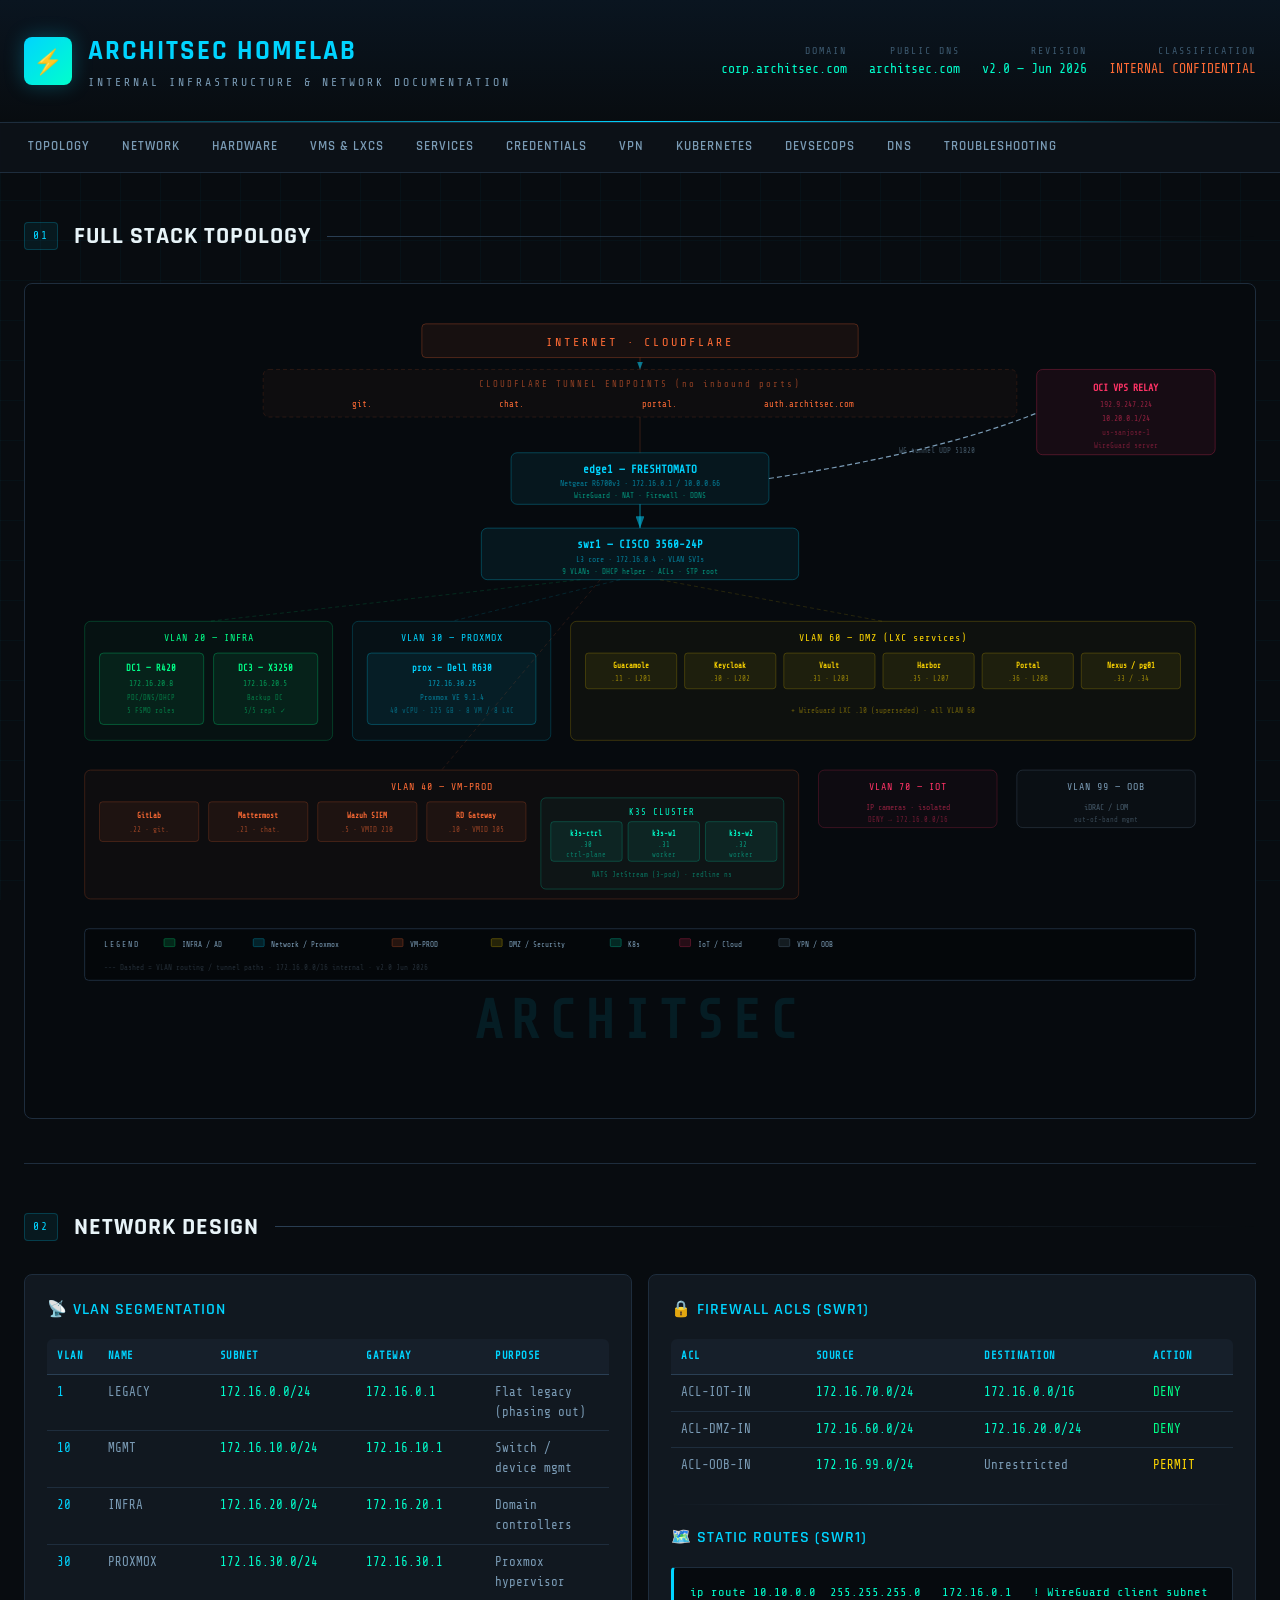
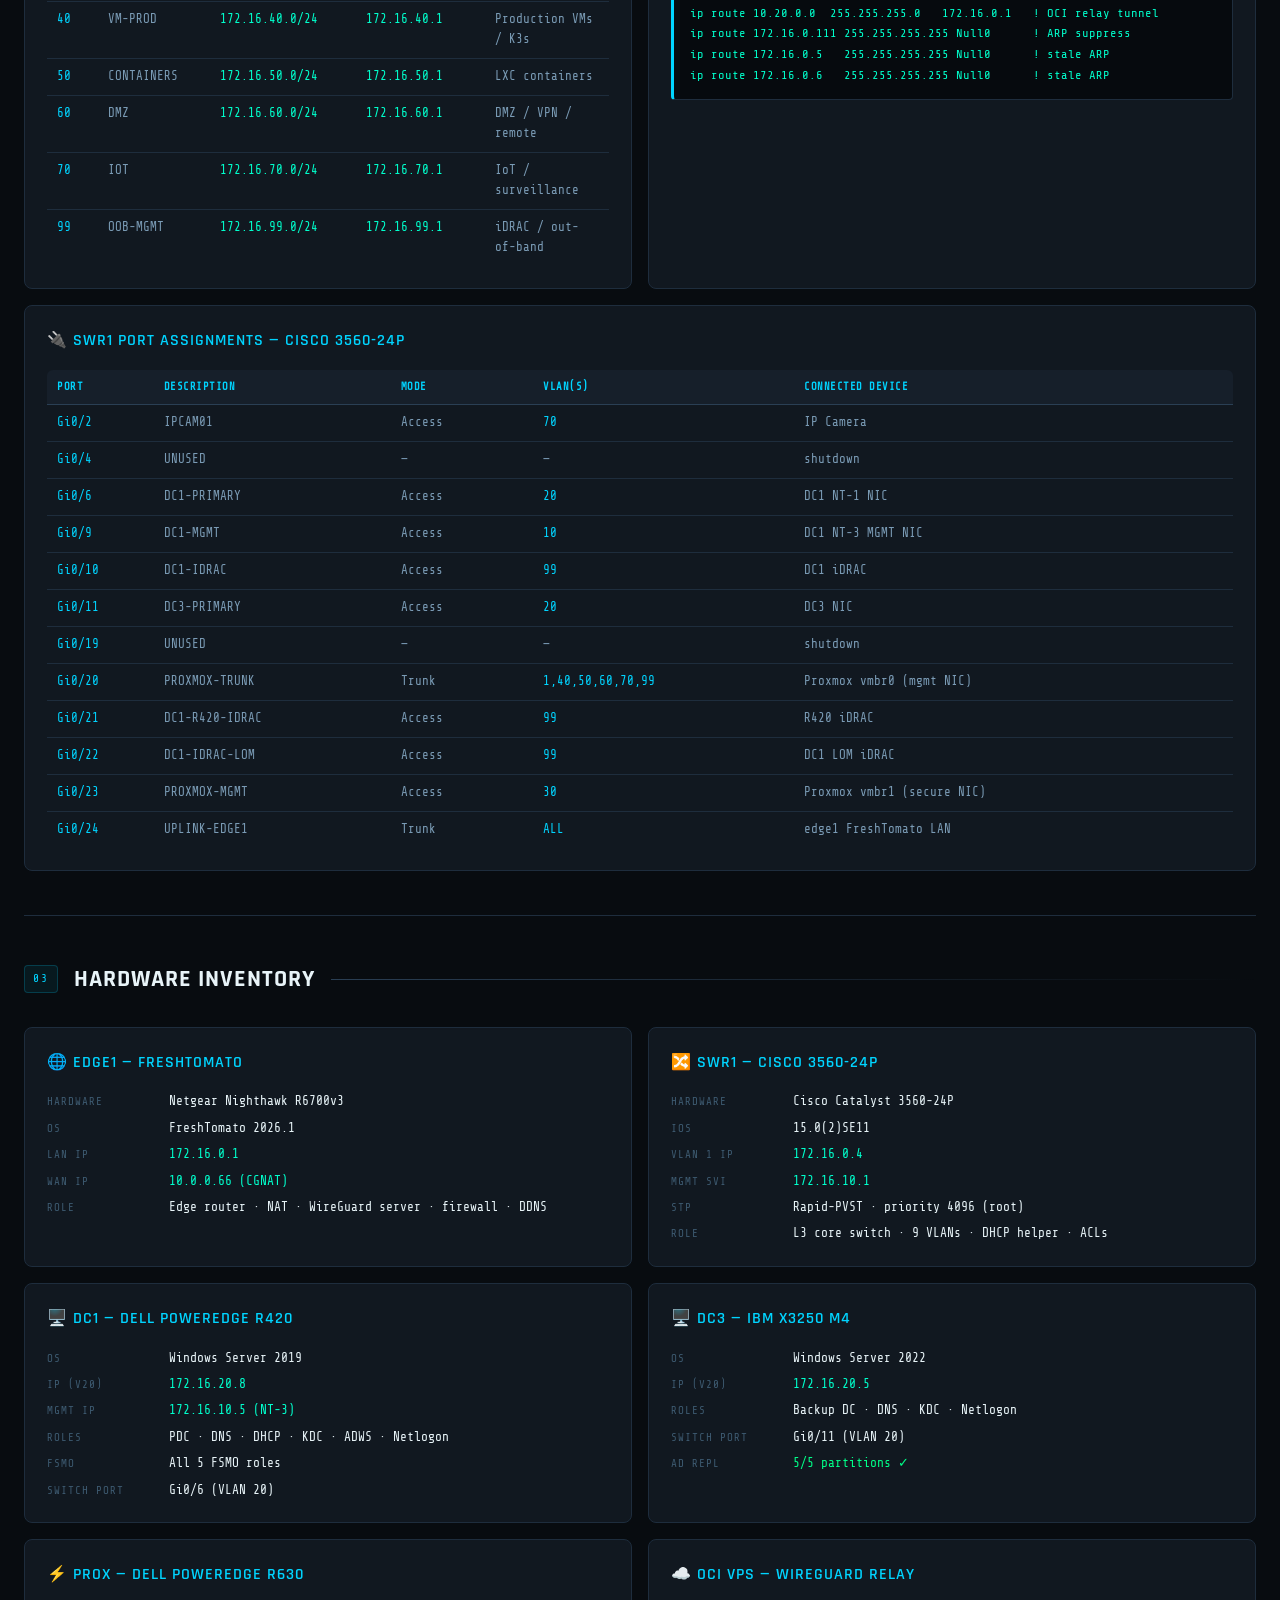
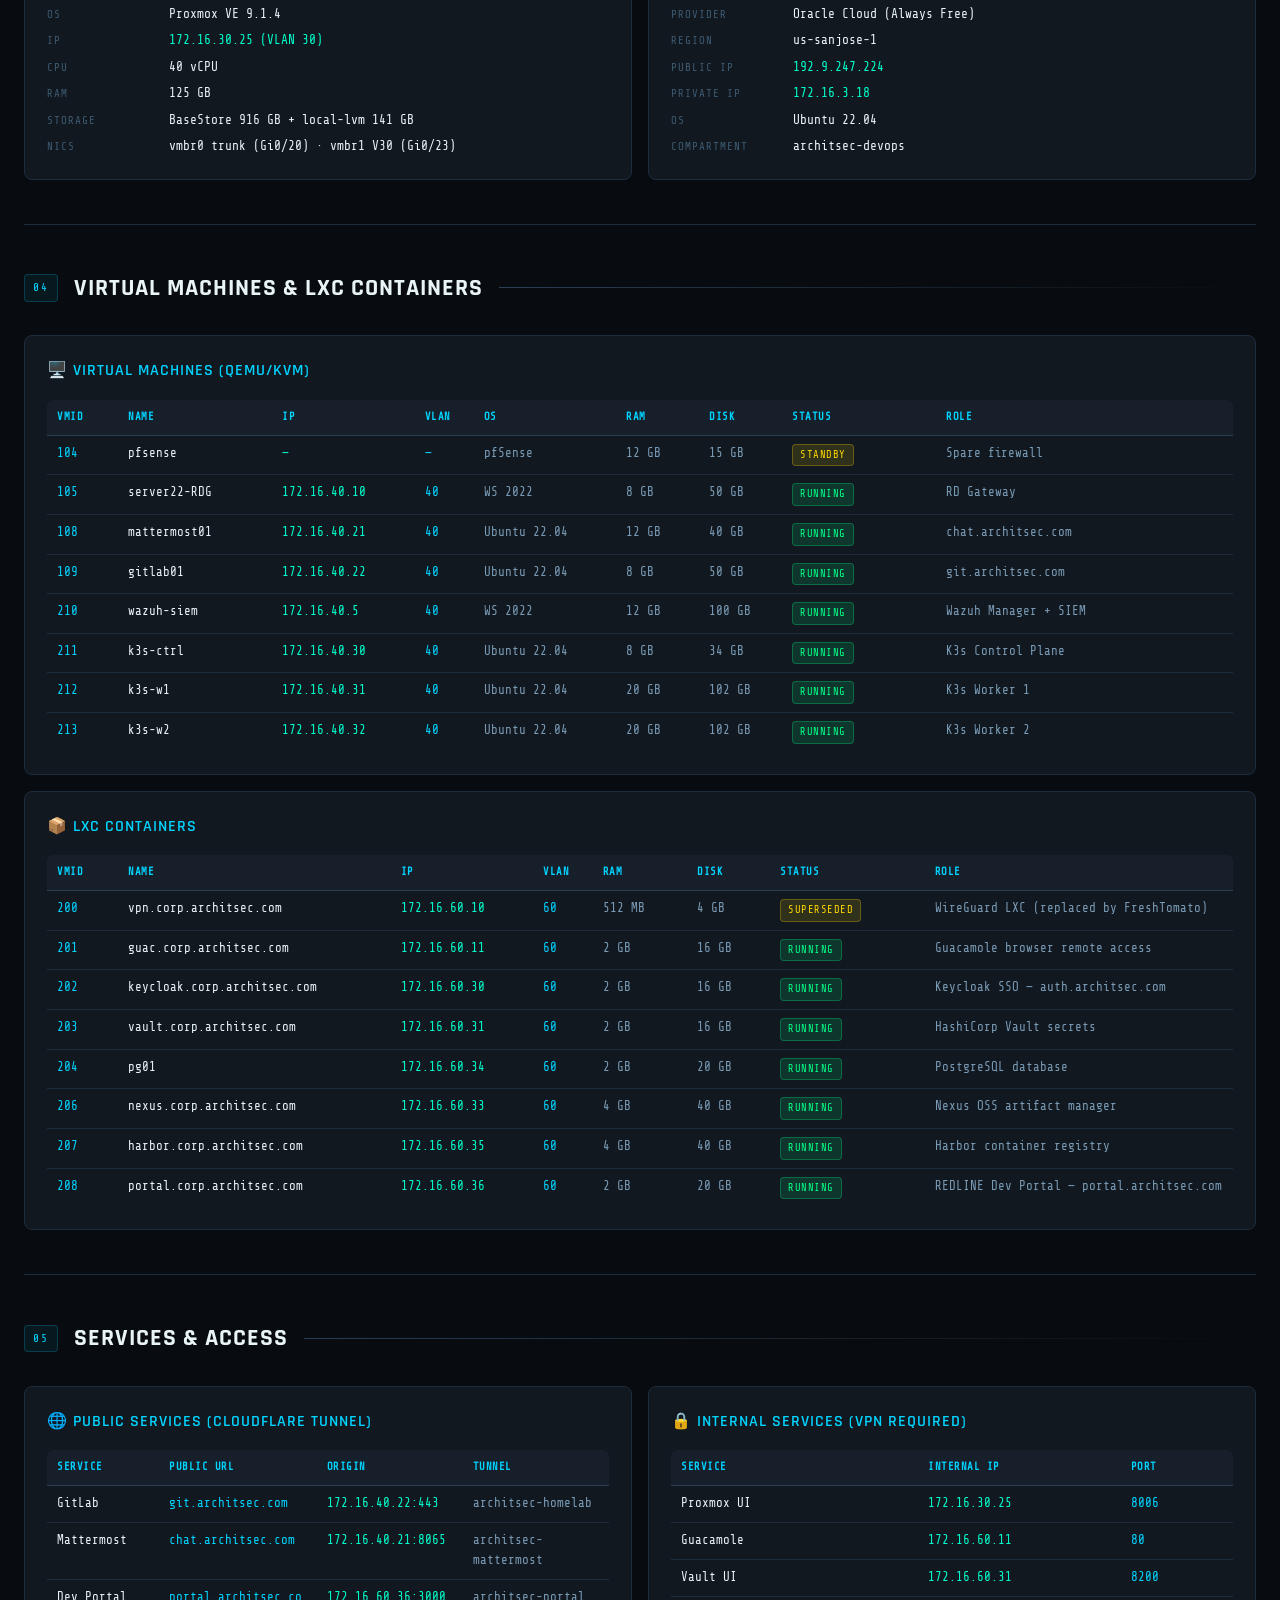
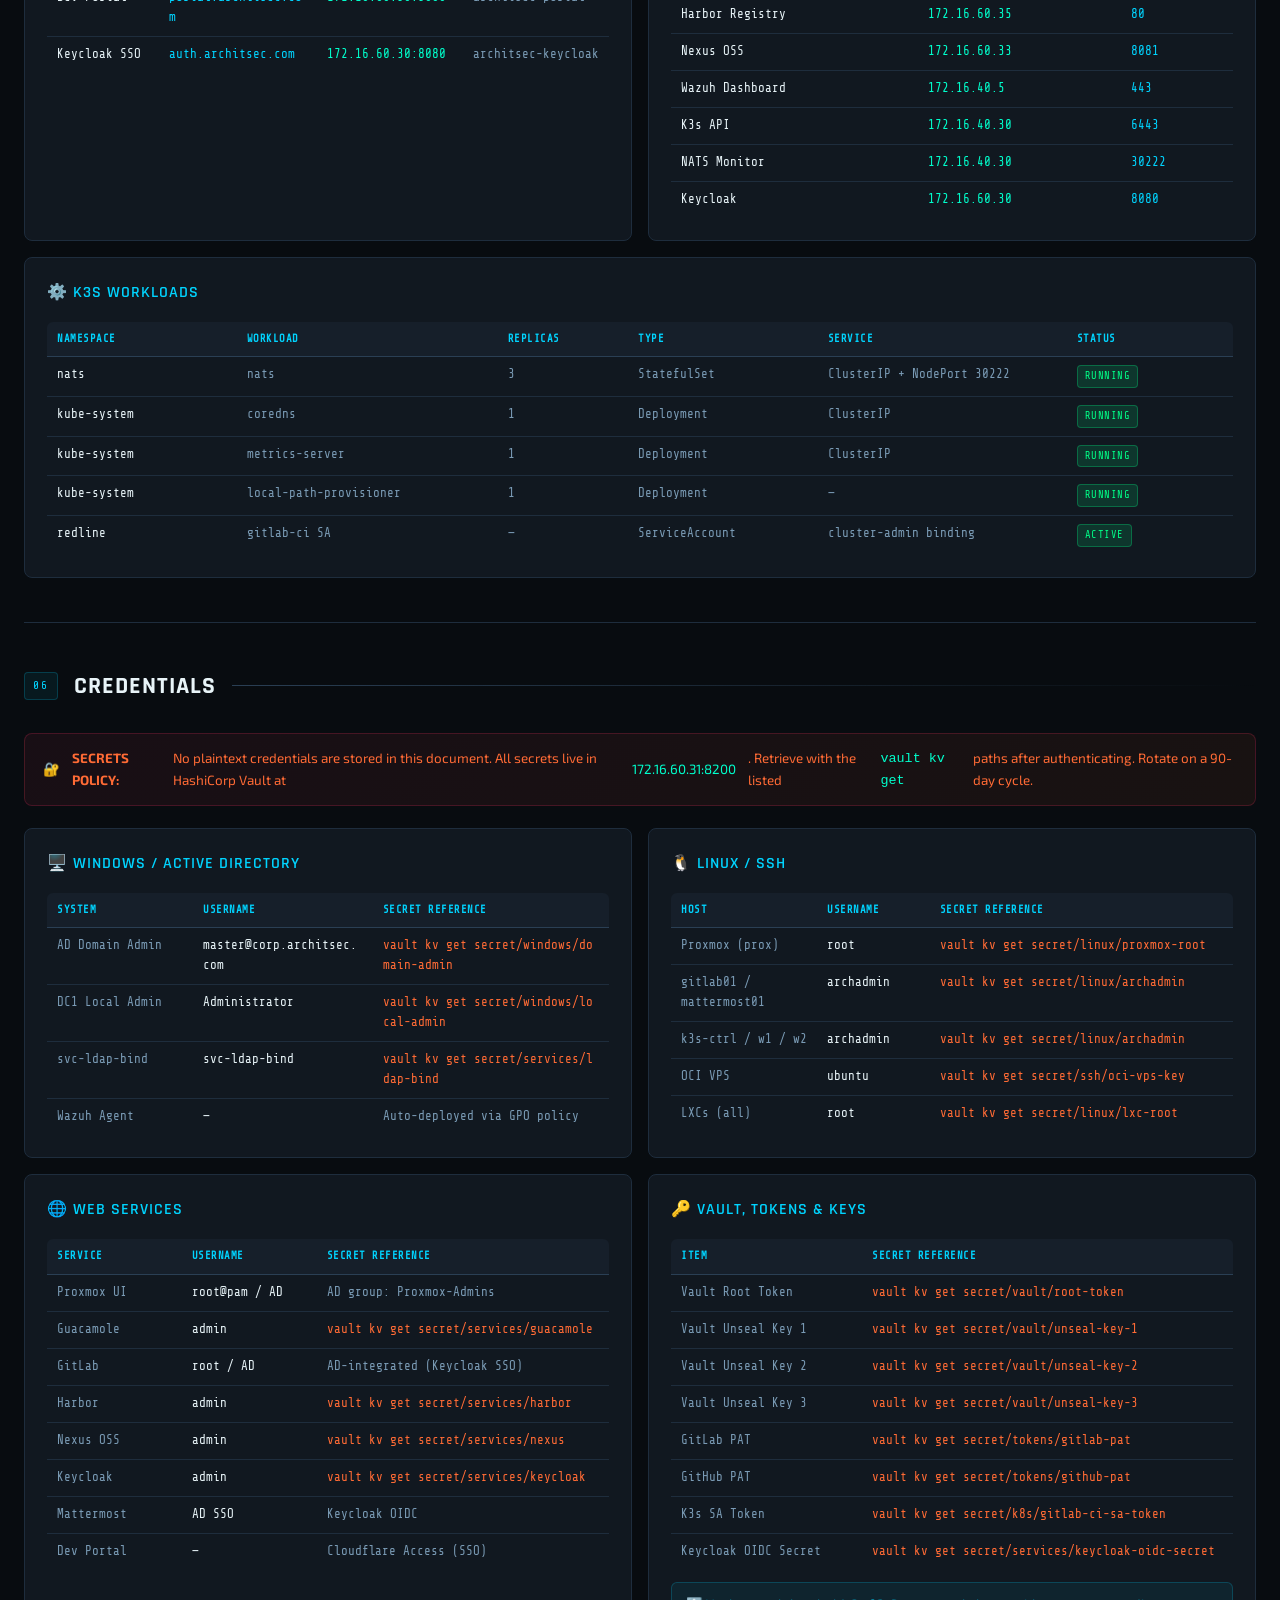
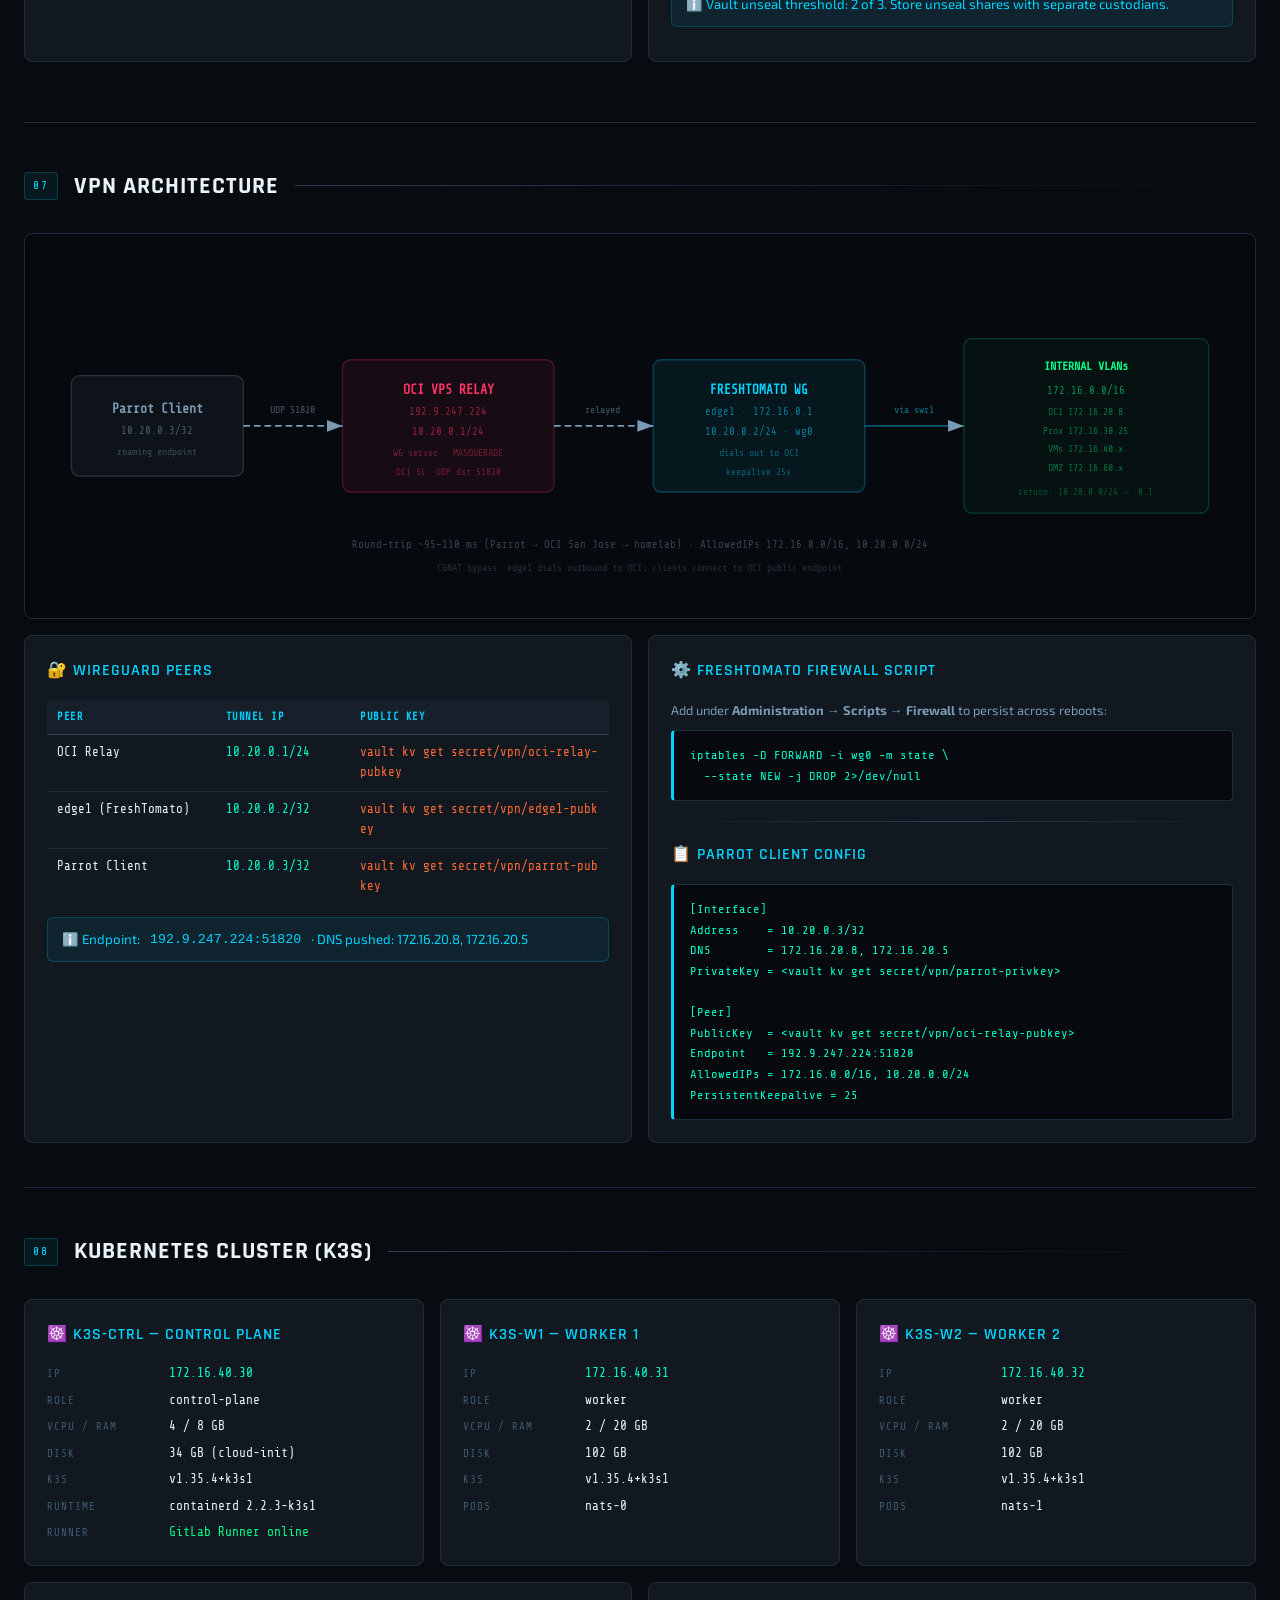
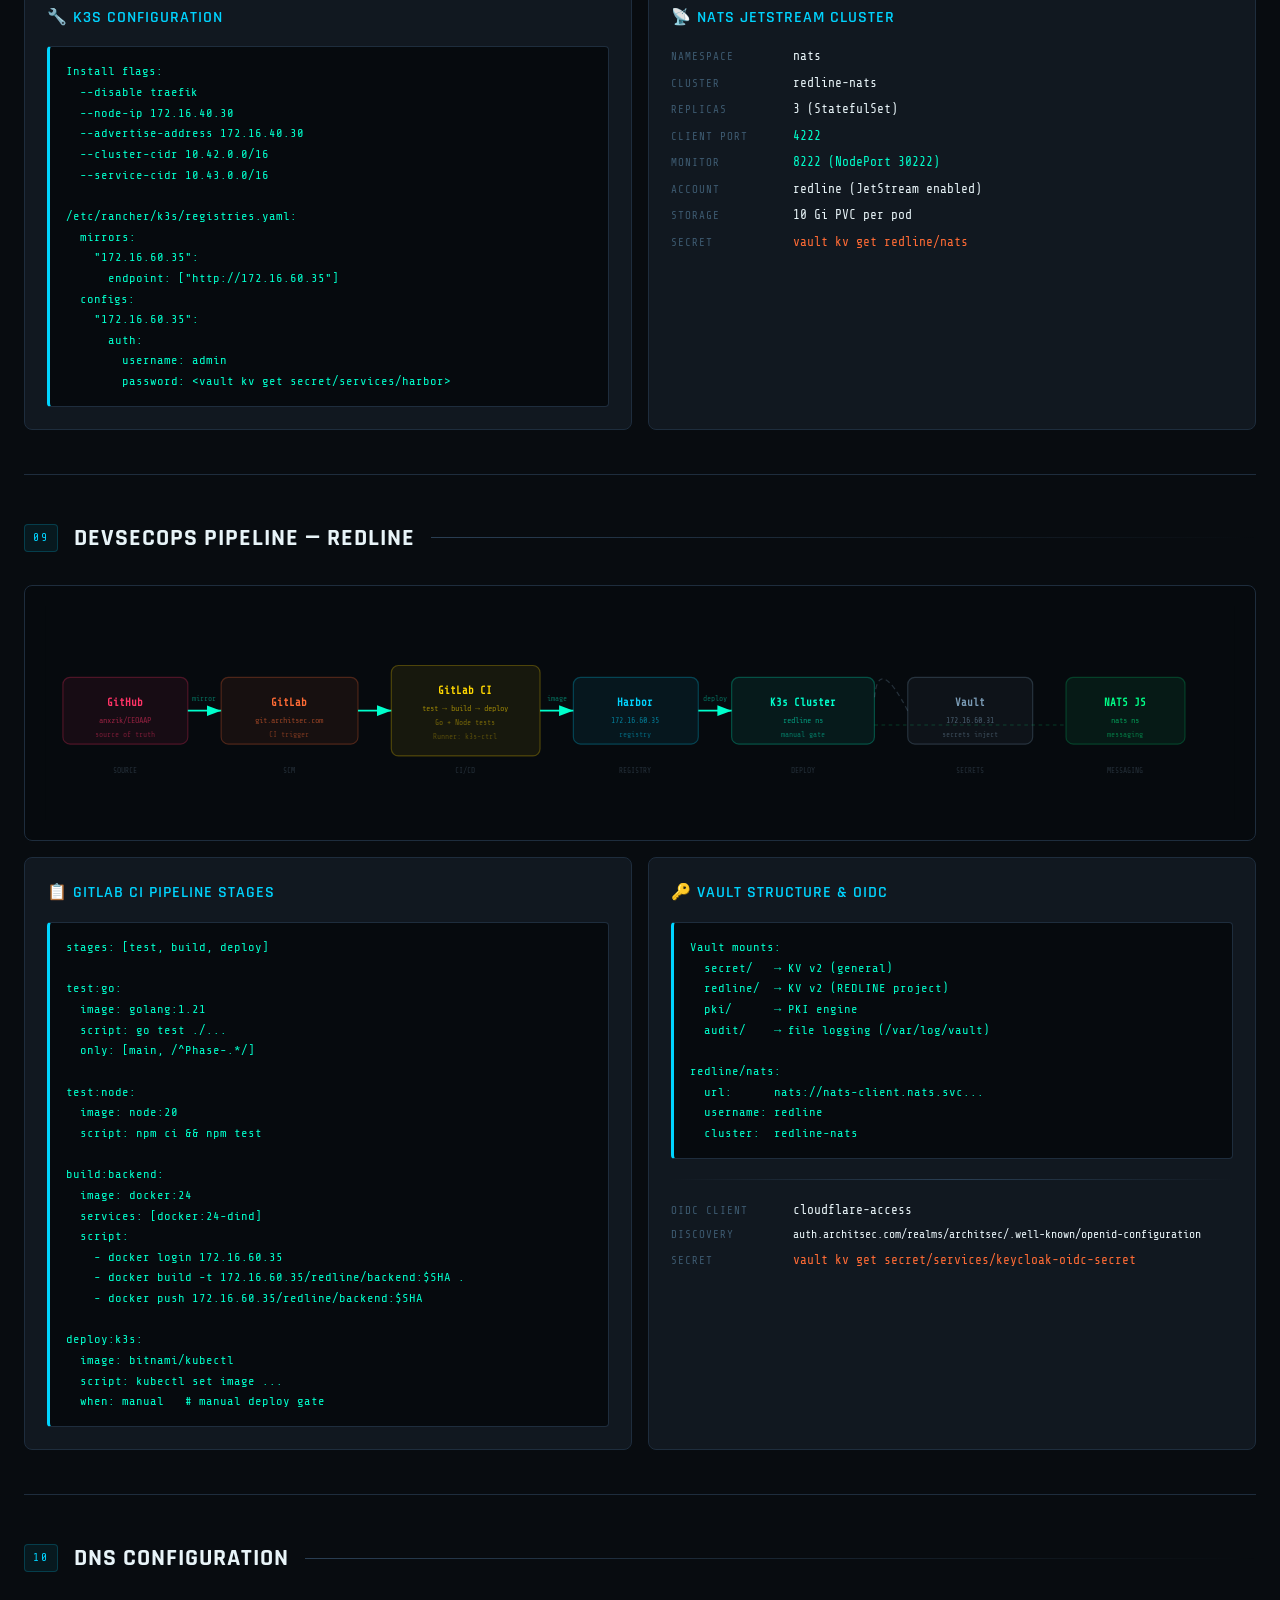
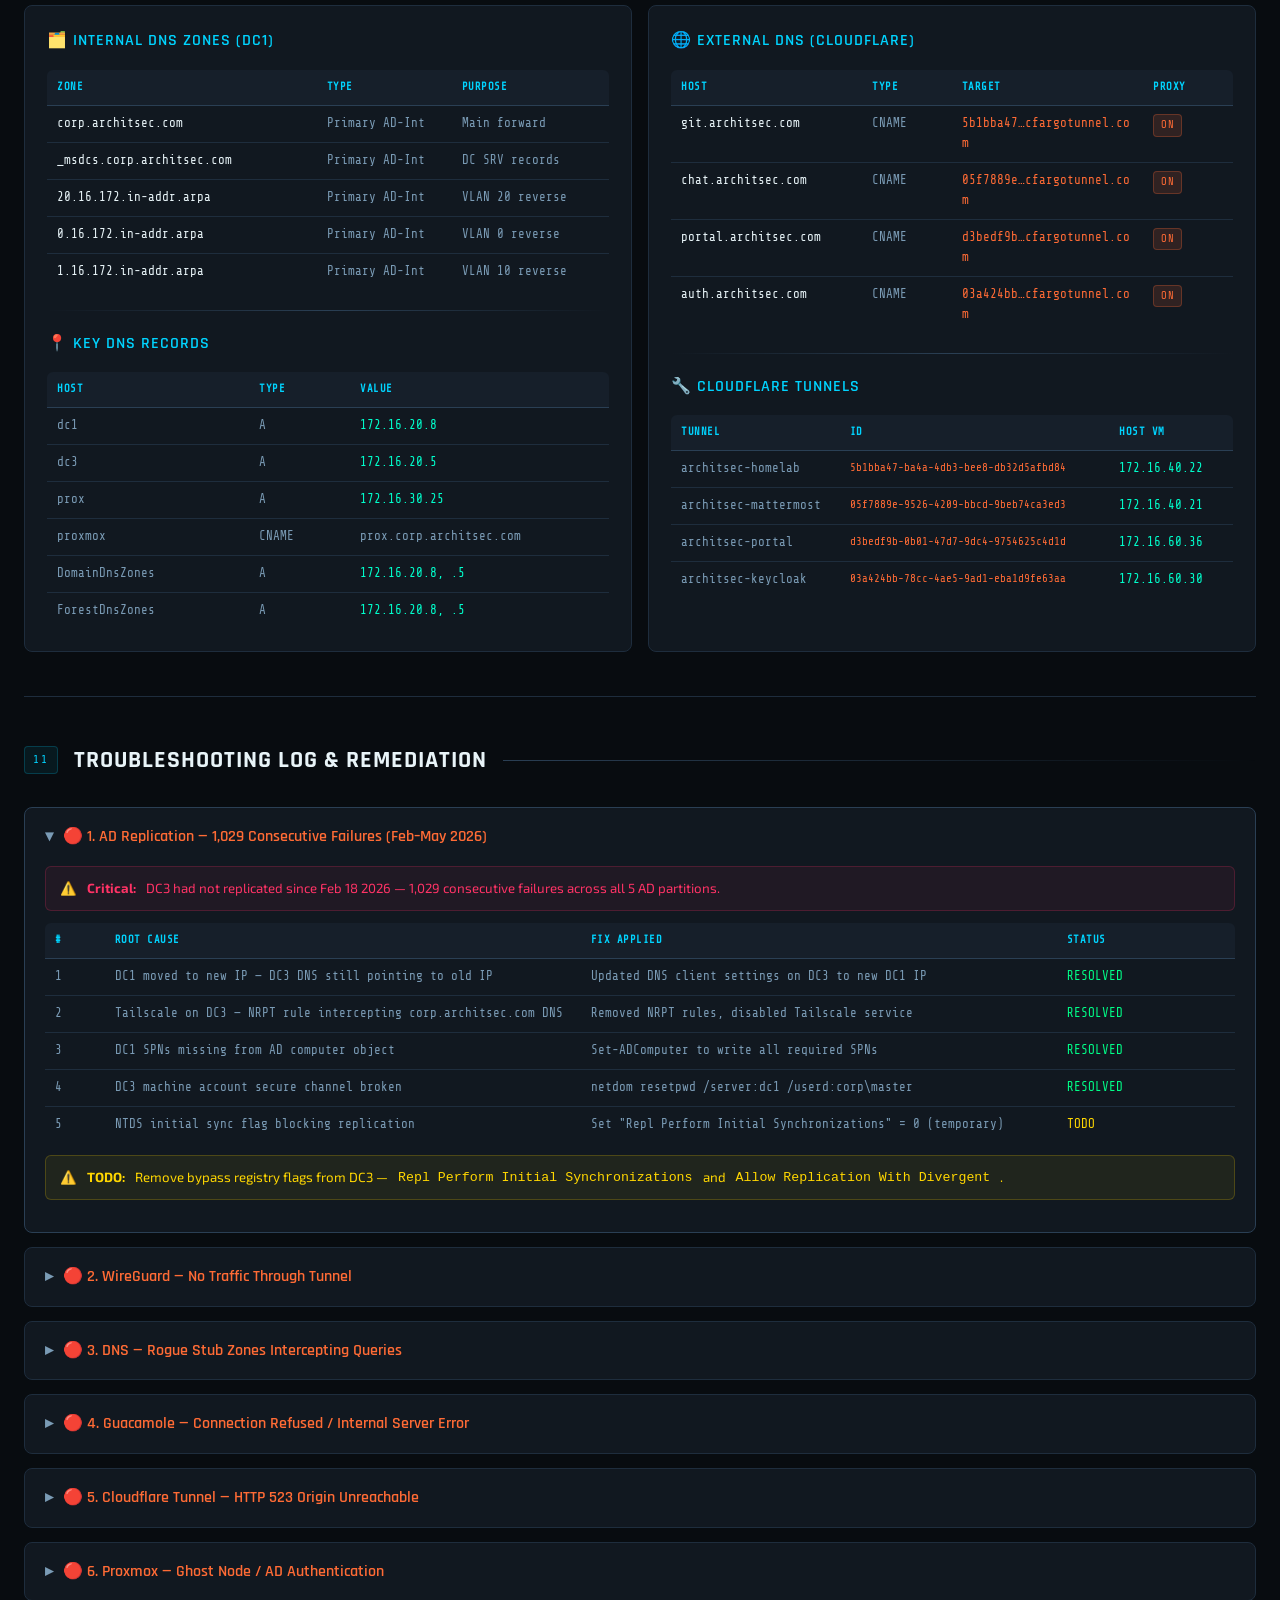
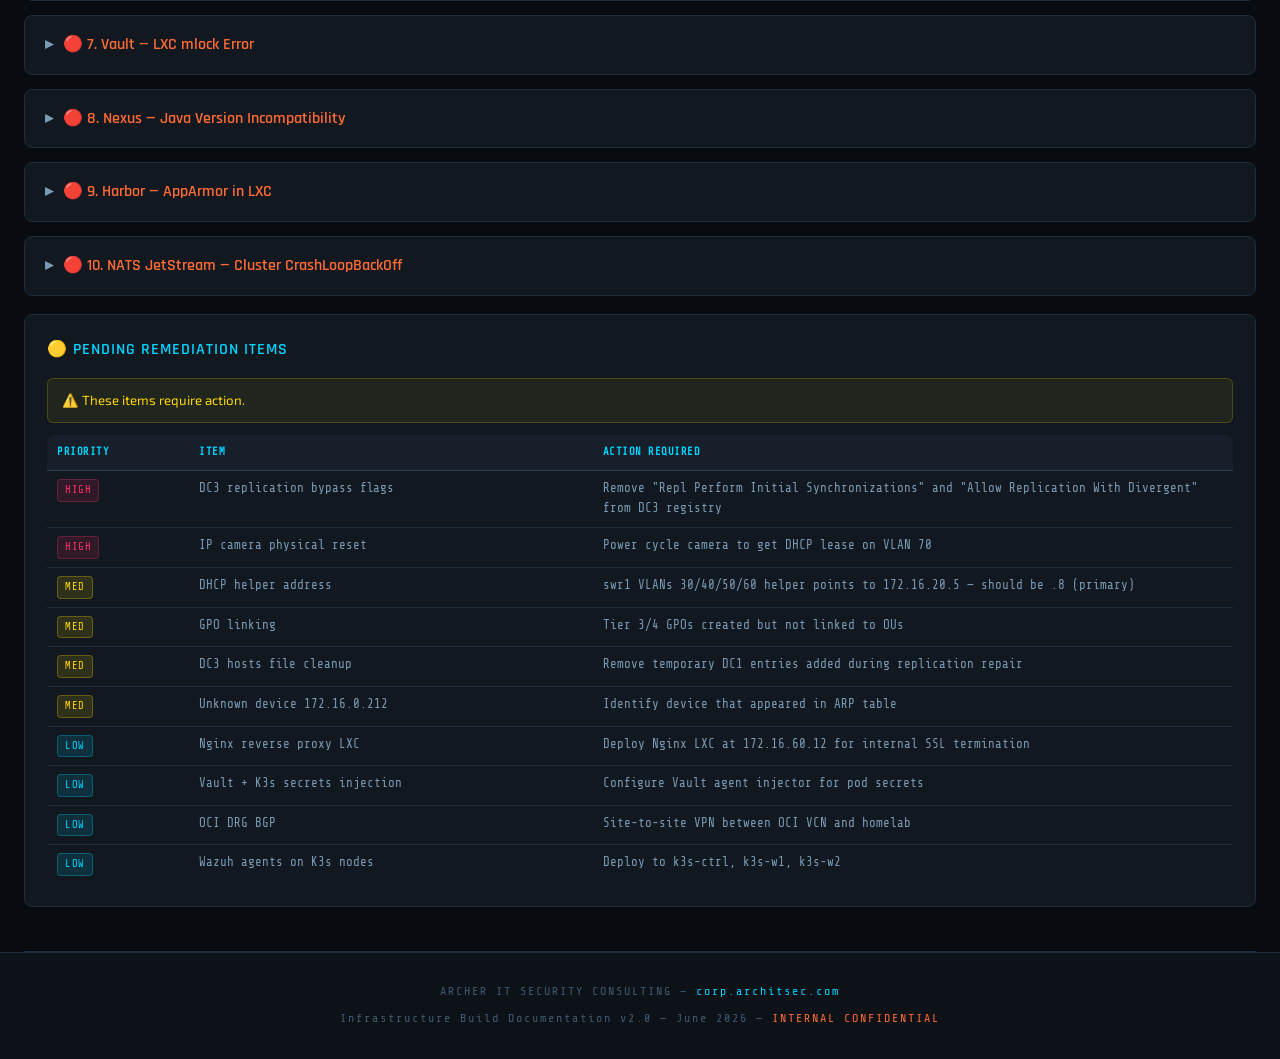
<file: homelab-docs.html>
<!DOCTYPE html>
<html lang="en">
<head>
<meta charset="UTF-8">
<meta name="viewport" content="width=device-width, initial-scale=1.0">
<title>ARCHITSEC Homelab — Internal Network Documentation</title>
<link rel="preconnect" href="https://fonts.googleapis.com">
<link rel="preconnect" href="https://fonts.gstatic.com" crossorigin>
<link href="https://fonts.googleapis.com/css2?family=Share+Tech+Mono&family=Rajdhani:wght@300;400;500;600;700&family=Exo+2:wght@200;300;400;600;800&display=swap" rel="stylesheet">
<style>
  :root {
    --bg-primary: #080c10;
    --bg-secondary: #0d1219;
    --bg-card: #111820;
    --bg-elevated: #161f2a;
    --border: #1e2d3d;
    --border-bright: #2a3f54;
    --accent-blue: #00d4ff;
    --accent-cyan: #00ffcc;
    --accent-orange: #ff6b35;
    --accent-red: #ff3366;
    --accent-green: #00ff88;
    --accent-yellow: #ffd700;
    --text-primary: #e8f4f8;
    --text-secondary: #7a9bb5;
    --text-muted: #3d5a70;
  }

  * { margin: 0; padding: 0; box-sizing: border-box; }

  body {
    font-family: 'Exo 2', sans-serif;
    background: var(--bg-primary);
    color: var(--text-primary);
    line-height: 1.6;
    min-height: 100vh;
  }

  /* Animated grid background */
  body::before {
    content: '';
    position: fixed;
    inset: 0;
    background-image:
      linear-gradient(rgba(0,212,255,0.03) 1px, transparent 1px),
      linear-gradient(90deg, rgba(0,212,255,0.03) 1px, transparent 1px);
    background-size: 40px 40px;
    pointer-events: none;
    z-index: 0;
    animation: gridscroll 18s linear infinite;
  }
  @keyframes gridscroll {
    from { background-position: 0 0, 0 0; }
    to   { background-position: 40px 40px, 40px 40px; }
  }

  .container { max-width: 1320px; margin: 0 auto; padding: 0 24px; position: relative; z-index: 1; }

  /* Header */
  header {
    background: linear-gradient(180deg, #0a1520 0%, var(--bg-primary) 100%);
    border-bottom: 1px solid var(--border);
    padding: 30px 0;
    position: relative;
    overflow: hidden;
  }
  header::after {
    content: '';
    position: absolute;
    bottom: 0; left: 0; right: 0;
    height: 1px;
    background: linear-gradient(90deg, transparent, var(--accent-blue), transparent);
  }
  .header-content {
    display: flex; align-items: center; justify-content: space-between;
    flex-wrap: wrap; gap: 16px;
  }
  .logo-area { display: flex; align-items: center; gap: 16px; }
  .logo-icon {
    width: 48px; height: 48px;
    background: linear-gradient(135deg, var(--accent-blue), var(--accent-cyan));
    border-radius: 8px;
    display: flex; align-items: center; justify-content: center;
    font-size: 1.5rem; color: #061018;
    box-shadow: 0 0 20px #00d4ff44;
  }
  .logo-text h1 {
    font-family: 'Rajdhani', sans-serif;
    font-size: 1.7rem; font-weight: 700;
    color: var(--accent-blue);
    letter-spacing: 2px; text-transform: uppercase;
  }
  .logo-text p {
    font-family: 'Share Tech Mono', monospace;
    font-size: 0.72rem; color: var(--text-secondary);
    letter-spacing: 3px; text-transform: uppercase;
  }
  .header-meta { display: flex; gap: 22px; flex-wrap: wrap; }
  .meta-item { text-align: right; }
  .meta-item .label {
    font-family: 'Share Tech Mono', monospace;
    font-size: 0.62rem; color: var(--text-muted);
    text-transform: uppercase; letter-spacing: 2px;
  }
  .meta-item .value {
    font-family: 'Share Tech Mono', monospace;
    font-size: 0.82rem; color: var(--accent-cyan);
  }

  /* Navigation */
  nav {
    background: rgba(13,18,25,0.95);
    backdrop-filter: blur(6px);
    border-bottom: 1px solid var(--border);
    position: sticky; top: 0; z-index: 100;
  }
  nav ul {
    display: flex; list-style: none;
    overflow-x: auto; scrollbar-width: none;
    max-width: 1320px; margin: 0 auto; padding: 0 12px;
  }
  nav ul::-webkit-scrollbar { display: none; }
  nav ul li a {
    display: block; padding: 13px 16px;
    color: var(--text-secondary); text-decoration: none;
    font-family: 'Rajdhani', sans-serif; font-weight: 600;
    font-size: 0.82rem; letter-spacing: 1px;
    text-transform: uppercase; white-space: nowrap;
    transition: color 0.18s, border-color 0.18s;
    border-bottom: 2px solid transparent;
  }
  nav ul li a:hover {
    color: var(--accent-blue);
    border-bottom-color: var(--accent-blue);
  }

  /* Sections */
  section { padding: 44px 0; border-bottom: 1px solid var(--border); scroll-margin-top: 60px; }
  .section-header { display: flex; align-items: center; gap: 16px; margin-bottom: 28px; }
  .section-number {
    font-family: 'Share Tech Mono', monospace;
    font-size: 0.7rem; color: var(--accent-blue);
    background: #00d4ff11; border: 1px solid #00d4ff33;
    padding: 4px 8px; border-radius: 4px; letter-spacing: 2px;
  }
  .section-title {
    font-family: 'Rajdhani', sans-serif;
    font-size: 1.5rem; font-weight: 700;
    color: var(--text-primary); letter-spacing: 1px;
    text-transform: uppercase;
  }
  .section-line {
    flex: 1; height: 1px;
    background: linear-gradient(90deg, var(--border-bright), transparent);
  }

  /* Cards */
  .card {
    background: var(--bg-card);
    border: 1px solid var(--border);
    border-radius: 8px; padding: 22px;
    position: relative; overflow: hidden;
    transition: border-color 0.2s, box-shadow 0.2s;
  }
  .card:hover { border-color: var(--border-bright); box-shadow: 0 0 30px #00d4ff14; }
  .card-title {
    font-family: 'Rajdhani', sans-serif;
    font-size: 1rem; font-weight: 600;
    color: var(--accent-blue); text-transform: uppercase;
    letter-spacing: 1px; margin-bottom: 16px;
    display: flex; align-items: center; gap: 8px;
  }

  /* Grids */
  .grid-2 { display: grid; grid-template-columns: repeat(auto-fit, minmax(420px, 1fr)); gap: 16px; }
  .grid-3 { display: grid; grid-template-columns: repeat(auto-fit, minmax(320px, 1fr)); gap: 16px; }
  @media (max-width: 560px) {
    .grid-2, .grid-3 { grid-template-columns: 1fr; }
  }

  /* Table wrapper — guarantees no overflow past the card */
  .table-wrap {
    width: 100%;
    overflow-x: auto;
    -webkit-overflow-scrolling: touch;
    border-radius: 6px;
  }
  .table-wrap::-webkit-scrollbar { height: 7px; }
  .table-wrap::-webkit-scrollbar-thumb { background: var(--border-bright); border-radius: 4px; }

  table.data-table {
    width: 100%;
    border-collapse: collapse;
    table-layout: fixed;
    font-family: 'Share Tech Mono', monospace;
    font-size: 0.78rem;
  }
  table.data-table th {
    background: var(--bg-elevated);
    color: var(--accent-blue);
    text-align: left;
    padding: 9px 10px;
    border-bottom: 1px solid var(--border-bright);
    text-transform: uppercase;
    letter-spacing: 0.5px;
    font-size: 0.66rem;
    white-space: nowrap;
  }
  table.data-table td {
    padding: 8px 10px;
    border-bottom: 1px solid var(--border);
    color: var(--text-secondary);
    vertical-align: top;
    word-break: break-word;
    overflow-wrap: anywhere;
  }
  table.data-table tr:last-child td { border-bottom: none; }
  table.data-table tr:hover td { background: var(--bg-elevated); color: var(--text-primary); }
  .data-table .highlight { color: var(--text-primary); }
  .data-table .ip { color: var(--accent-cyan); word-break: break-all; }
  .data-table .port { color: var(--accent-blue); }
  .data-table .cred { color: var(--accent-orange); word-break: break-all; }
  .data-table .status-up { color: var(--accent-green); }
  .data-table .status-pending { color: var(--accent-yellow); }
  .data-table code {
    color: var(--accent-cyan);
    background: #00d4ff0d;
    padding: 1px 4px; border-radius: 3px;
    word-break: break-all;
  }

  /* Badges */
  .badge {
    display: inline-block; padding: 2px 7px; border-radius: 4px;
    font-family: 'Share Tech Mono', monospace;
    font-size: 0.65rem; letter-spacing: 0.5px; white-space: nowrap;
  }
  .badge-green  { background: #00ff8822; color: var(--accent-green);  border: 1px solid #00ff8844; }
  .badge-blue   { background: #00d4ff22; color: var(--accent-blue);   border: 1px solid #00d4ff44; }
  .badge-orange { background: #ff6b3522; color: var(--accent-orange); border: 1px solid #ff6b3544; }
  .badge-yellow { background: #ffd70022; color: var(--accent-yellow); border: 1px solid #ffd70044; }
  .badge-red    { background: #ff336622; color: var(--accent-red);    border: 1px solid #ff336644; }

  /* Code blocks */
  .code-block {
    background: #060a0e;
    border: 1px solid var(--border);
    border-left: 3px solid var(--accent-blue);
    border-radius: 4px;
    padding: 14px 16px;
    font-family: 'Share Tech Mono', monospace;
    font-size: 0.76rem;
    color: var(--accent-cyan);
    overflow-x: auto;
    white-space: pre;
    line-height: 1.7;
  }

  /* Alerts */
  .alert {
    padding: 11px 14px; border-radius: 6px; margin-bottom: 12px;
    font-size: 0.83rem; display: flex; gap: 10px; align-items: flex-start;
  }
  .alert-warning { background: #ffd70011; border: 1px solid #ffd70033; color: var(--accent-yellow); }
  .alert-success { background: #00ff8811; border: 1px solid #00ff8833; color: var(--accent-green); }
  .alert-danger  { background: #ff336611; border: 1px solid #ff336633; color: var(--accent-red); }
  .alert-info    { background: #00d4ff11; border: 1px solid #00d4ff33; color: var(--accent-blue); }

  .cred-warning {
    background: linear-gradient(135deg, #ff336611, #ff6b3511);
    border: 1px solid #ff336633; border-radius: 8px;
    padding: 14px 18px; margin-bottom: 22px;
    font-size: 0.84rem; color: var(--accent-orange);
    display: flex; gap: 12px; align-items: center;
  }

  /* Key-value */
  .kv-list { display: flex; flex-direction: column; gap: 6px; }
  .kv-item { display: flex; gap: 12px; align-items: baseline; }
  .kv-key {
    font-family: 'Share Tech Mono', monospace;
    font-size: 0.68rem; color: var(--text-muted);
    text-transform: uppercase; letter-spacing: 1px;
    min-width: 110px; flex-shrink: 0;
  }
  .kv-val { font-family: 'Share Tech Mono', monospace; font-size: 0.8rem; color: var(--text-primary); word-break: break-word; }

  .divider { height: 1px; background: linear-gradient(90deg, transparent, var(--border-bright), transparent); margin: 20px 0; }

  /* Topology SVG container */
  .topology-container {
    background: #060a0e;
    border: 1px solid var(--border);
    border-radius: 8px;
    padding: 20px;
    overflow-x: auto;
  }
  .topology-container svg { min-width: 760px; width: 100%; height: auto; display: block; }

  /* Details / collapsible */
  details.ts-card {
    background: var(--bg-card);
    border: 1px solid var(--border);
    border-radius: 8px;
    margin-bottom: 14px;
    overflow: hidden;
  }
  details.ts-card[open] { border-color: var(--border-bright); }
  details.ts-card > summary {
    cursor: pointer; list-style: none;
    padding: 16px 20px;
    font-family: 'Rajdhani', sans-serif;
    font-weight: 600; font-size: 1rem;
    color: var(--accent-orange);
    display: flex; align-items: center; gap: 10px;
    transition: background 0.18s;
  }
  details.ts-card > summary:hover { background: var(--bg-elevated); }
  details.ts-card > summary::-webkit-details-marker { display: none; }
  details.ts-card > summary::before {
    content: '▸';
    color: var(--text-secondary);
    transition: transform 0.18s;
    display: inline-block;
  }
  details.ts-card[open] > summary::before { transform: rotate(90deg); }
  details.ts-card .ts-body { padding: 0 20px 20px; }

  /* Footer */
  footer { background: var(--bg-secondary); border-top: 1px solid var(--border); padding: 30px 0; text-align: center; }
  footer p { font-family: 'Share Tech Mono', monospace; font-size: 0.74rem; color: var(--text-muted); letter-spacing: 2px; }
  footer p span { color: var(--accent-blue); }
  footer .conf { color: var(--accent-orange); }

  @media print {
    body { background: #fff; color: #000; }
    nav, body::before { display: none; }
    .card, details.ts-card { border: 1px solid #ccc; break-inside: avoid; }
    details.ts-card { } details.ts-card .ts-body { display: block !important; }
  }
</style>
</head>
<body>

<header>
  <div class="container">
    <div class="header-content">
      <div class="logo-area">
        <div class="logo-icon">⚡</div>
        <div class="logo-text">
          <h1>ARCHITSEC Homelab</h1>
          <p>Internal Infrastructure &amp; Network Documentation</p>
        </div>
      </div>
      <div class="header-meta">
        <div class="meta-item"><div class="label">Domain</div><div class="value">corp.architsec.com</div></div>
        <div class="meta-item"><div class="label">Public DNS</div><div class="value">architsec.com</div></div>
        <div class="meta-item"><div class="label">Revision</div><div class="value">v2.0 — Jun 2026</div></div>
        <div class="meta-item"><div class="label">Classification</div><div class="value" style="color:var(--accent-orange)">INTERNAL CONFIDENTIAL</div></div>
      </div>
    </div>
  </div>
</header>

<nav>
  <ul>
    <li><a href="#topology">Topology</a></li>
    <li><a href="#network">Network</a></li>
    <li><a href="#hardware">Hardware</a></li>
    <li><a href="#vms">VMs &amp; LXCs</a></li>
    <li><a href="#services">Services</a></li>
    <li><a href="#credentials">Credentials</a></li>
    <li><a href="#vpn">VPN</a></li>
    <li><a href="#k8s">Kubernetes</a></li>
    <li><a href="#devsecops">DevSecOps</a></li>
    <li><a href="#dns">DNS</a></li>
    <li><a href="#troubleshooting">Troubleshooting</a></li>
  </ul>
</nav>

<div class="container">

<!-- ════════ 01 — TOPOLOGY ════════ -->
<section id="topology">
  <div class="section-header">
    <span class="section-number">01</span>
    <h2 class="section-title">Full Stack Topology</h2>
    <div class="section-line"></div>
  </div>

  <div class="topology-container">
    <svg viewBox="0 0 1200 800" xmlns="http://www.w3.org/2000/svg" style="font-family:'Share Tech Mono',monospace;">
      <defs>
        <marker id="ar" markerWidth="8" markerHeight="6" refX="8" refY="3" orient="auto">
          <polygon points="0 0, 8 3, 0 6" fill="#00d4ff88"/>
        </marker>
      </defs>
      <rect width="1200" height="800" fill="#060a0e"/>

      <!-- Internet / Cloudflare -->
      <rect x="380" y="20" width="440" height="34" rx="4" fill="#ff6b3511" stroke="#ff6b3544"/>
      <text x="600" y="42" fill="#ff6b35" font-size="12" text-anchor="middle" letter-spacing="3">INTERNET · CLOUDFLARE</text>

      <rect x="220" y="66" width="760" height="48" rx="6" fill="#ff6b3508" stroke="#ff6b3522" stroke-dasharray="4,3"/>
      <text x="600" y="84" fill="#ff6b3588" font-size="9" text-anchor="middle" letter-spacing="2">CLOUDFLARE TUNNEL ENDPOINTS (no inbound ports)</text>
      <text x="320" y="104" fill="#ff6b35" font-size="9" text-anchor="middle">git.</text>
      <text x="470" y="104" fill="#ff6b35" font-size="9" text-anchor="middle">chat.</text>
      <text x="620" y="104" fill="#ff6b35" font-size="9" text-anchor="middle">portal.</text>
      <text x="770" y="104" fill="#ff6b35" font-size="9" text-anchor="middle">auth.architsec.com</text>

      <!-- OCI VPS relay (cloud, right side) -->
      <rect x="1000" y="66" width="180" height="86" rx="6" fill="#ff336611" stroke="#ff336644"/>
      <text x="1090" y="88" fill="#ff3366" font-size="10" text-anchor="middle" font-weight="bold">OCI VPS RELAY</text>
      <text x="1090" y="104" fill="#ff336688" font-size="8" text-anchor="middle">192.9.247.224</text>
      <text x="1090" y="118" fill="#ff336688" font-size="8" text-anchor="middle">10.20.0.1/24</text>
      <text x="1090" y="132" fill="#ff336666" font-size="7.5" text-anchor="middle">us-sanjose-1</text>
      <text x="1090" y="145" fill="#ff336666" font-size="7.5" text-anchor="middle">WireGuard server</text>

      <line x1="600" y1="54" x2="600" y2="66" stroke="#ff6b3544" stroke-width="1" marker-end="url(#ar)"/>

      <!-- Edge router -->
      <rect x="470" y="150" width="260" height="52" rx="6" fill="#00d4ff11" stroke="#00d4ff44"/>
      <text x="600" y="170" fill="#00d4ff" font-size="11" text-anchor="middle" font-weight="bold">edge1 — FRESHTOMATO</text>
      <text x="600" y="184" fill="#00d4ff88" font-size="8" text-anchor="middle">Netgear R6700v3 · 172.16.0.1 / 10.0.0.66</text>
      <text x="600" y="196" fill="#00ffcc88" font-size="7.5" text-anchor="middle">WireGuard · NAT · Firewall · DDNS</text>
      <line x1="600" y1="114" x2="600" y2="150" stroke="#ff6b3533" stroke-width="1"/>
      <!-- WG tunnel edge1 <-> OCI -->
      <path d="M 730 176 Q 900 150 1000 110" fill="none" stroke="#7a9bb5" stroke-width="1.2" stroke-dasharray="5,3"/>
      <text x="900" y="150" fill="#7a9bb588" font-size="7.5" text-anchor="middle">WG tunnel UDP 51820</text>

      <!-- Core switch -->
      <rect x="440" y="226" width="320" height="52" rx="6" fill="#00d4ff11" stroke="#00d4ff44"/>
      <text x="600" y="246" fill="#00d4ff" font-size="11" text-anchor="middle" font-weight="bold">swr1 — CISCO 3560-24P</text>
      <text x="600" y="260" fill="#00d4ff88" font-size="8" text-anchor="middle">L3 core · 172.16.0.4 · VLAN SVIs</text>
      <text x="600" y="272" fill="#00ffcc88" font-size="7.5" text-anchor="middle">9 VLANs · DHCP helper · ACLs · STP root</text>
      <line x1="600" y1="202" x2="600" y2="226" stroke="#00d4ff66" stroke-width="1.5" marker-end="url(#ar)"/>

      <!-- VLAN zone row 1 -->
      <!-- INFRA -->
      <rect x="40" y="320" width="250" height="120" rx="6" fill="#00ff8808" stroke="#00ff8833"/>
      <text x="165" y="340" fill="#00ff88" font-size="10" text-anchor="middle" letter-spacing="1">VLAN 20 — INFRA</text>
      <rect x="55" y="352" width="105" height="72" rx="4" fill="#00ff8811" stroke="#00ff8844"/>
      <text x="107" y="370" fill="#00ff88" font-size="9" text-anchor="middle" font-weight="bold">DC1 — R420</text>
      <text x="107" y="385" fill="#00ff8888" font-size="8" text-anchor="middle">172.16.20.8</text>
      <text x="107" y="399" fill="#00ff8866" font-size="7" text-anchor="middle">PDC/DNS/DHCP</text>
      <text x="107" y="412" fill="#00ff8866" font-size="7" text-anchor="middle">5 FSMO roles</text>
      <rect x="170" y="352" width="105" height="72" rx="4" fill="#00ff8811" stroke="#00ff8844"/>
      <text x="222" y="370" fill="#00ff88" font-size="9" text-anchor="middle" font-weight="bold">DC3 — X3250</text>
      <text x="222" y="385" fill="#00ff8888" font-size="8" text-anchor="middle">172.16.20.5</text>
      <text x="222" y="399" fill="#00ff8866" font-size="7" text-anchor="middle">Backup DC</text>
      <text x="222" y="412" fill="#00ff8866" font-size="7" text-anchor="middle">5/5 repl ✓</text>

      <!-- PROXMOX -->
      <rect x="310" y="320" width="200" height="120" rx="6" fill="#00d4ff08" stroke="#00d4ff33"/>
      <text x="410" y="340" fill="#00d4ff" font-size="10" text-anchor="middle" letter-spacing="1">VLAN 30 — PROXMOX</text>
      <rect x="325" y="352" width="170" height="72" rx="4" fill="#00d4ff11" stroke="#00d4ff44"/>
      <text x="410" y="370" fill="#00d4ff" font-size="9" text-anchor="middle" font-weight="bold">prox — Dell R630</text>
      <text x="410" y="385" fill="#00d4ffaa" font-size="8" text-anchor="middle">172.16.30.25</text>
      <text x="410" y="399" fill="#00d4ff88" font-size="7.5" text-anchor="middle">Proxmox VE 9.1.4</text>
      <text x="410" y="412" fill="#00d4ff66" font-size="7" text-anchor="middle">40 vCPU · 125 GB · 8 VM / 8 LXC</text>

      <!-- DMZ -->
      <rect x="530" y="320" width="630" height="120" rx="6" fill="#ffd70008" stroke="#ffd70033"/>
      <text x="845" y="340" fill="#ffd700" font-size="10" text-anchor="middle" letter-spacing="1">VLAN 60 — DMZ (LXC services)</text>
      <g font-size="7.5">
        <rect x="545" y="352" width="92" height="36" rx="3" fill="#ffd70011" stroke="#ffd70033"/>
        <text x="591" y="367" fill="#ffd700" text-anchor="middle" font-weight="bold">Guacamole</text>
        <text x="591" y="380" fill="#ffd70088" text-anchor="middle">.11 · L201</text>
        <rect x="645" y="352" width="92" height="36" rx="3" fill="#ffd70011" stroke="#ffd70033"/>
        <text x="691" y="367" fill="#ffd700" text-anchor="middle" font-weight="bold">Keycloak</text>
        <text x="691" y="380" fill="#ffd70088" text-anchor="middle">.30 · L202</text>
        <rect x="745" y="352" width="92" height="36" rx="3" fill="#ffd70011" stroke="#ffd70033"/>
        <text x="791" y="367" fill="#ffd700" text-anchor="middle" font-weight="bold">Vault</text>
        <text x="791" y="380" fill="#ffd70088" text-anchor="middle">.31 · L203</text>
        <rect x="845" y="352" width="92" height="36" rx="3" fill="#ffd70011" stroke="#ffd70033"/>
        <text x="891" y="367" fill="#ffd700" text-anchor="middle" font-weight="bold">Harbor</text>
        <text x="891" y="380" fill="#ffd70088" text-anchor="middle">.35 · L207</text>
        <rect x="945" y="352" width="92" height="36" rx="3" fill="#ffd70011" stroke="#ffd70033"/>
        <text x="991" y="367" fill="#ffd700" text-anchor="middle" font-weight="bold">Portal</text>
        <text x="991" y="380" fill="#ffd70088" text-anchor="middle">.36 · L208</text>
        <rect x="1045" y="352" width="100" height="36" rx="3" fill="#ffd70011" stroke="#ffd70033"/>
        <text x="1095" y="367" fill="#ffd700" text-anchor="middle" font-weight="bold">Nexus / pg01</text>
        <text x="1095" y="380" fill="#ffd70088" text-anchor="middle">.33 / .34</text>
        <text x="845" y="412" fill="#ffd70066" text-anchor="middle" font-size="7.5">+ WireGuard LXC .10 (superseded) · all VLAN 60</text>
      </g>

      <!-- VM-PROD row -->
      <rect x="40" y="470" width="720" height="130" rx="6" fill="#ff6b3508" stroke="#ff6b3533"/>
      <text x="400" y="490" fill="#ff6b35" font-size="10" text-anchor="middle" letter-spacing="1">VLAN 40 — VM-PROD</text>
      <g font-size="7.5">
        <rect x="55" y="502" width="100" height="40" rx="3" fill="#ff6b3511" stroke="#ff6b3533"/>
        <text x="105" y="518" fill="#ff6b35" text-anchor="middle" font-weight="bold">GitLab</text>
        <text x="105" y="532" fill="#ff6b3588" text-anchor="middle">.22 · git.</text>
        <rect x="165" y="502" width="100" height="40" rx="3" fill="#ff6b3511" stroke="#ff6b3533"/>
        <text x="215" y="518" fill="#ff6b35" text-anchor="middle" font-weight="bold">Mattermost</text>
        <text x="215" y="532" fill="#ff6b3588" text-anchor="middle">.21 · chat.</text>
        <rect x="275" y="502" width="100" height="40" rx="3" fill="#ff6b3511" stroke="#ff6b3533"/>
        <text x="325" y="518" fill="#ff6b35" text-anchor="middle" font-weight="bold">Wazuh SIEM</text>
        <text x="325" y="532" fill="#ff6b3588" text-anchor="middle">.5 · VMID 210</text>
        <rect x="385" y="502" width="100" height="40" rx="3" fill="#ff6b3511" stroke="#ff6b3533"/>
        <text x="435" y="518" fill="#ff6b35" text-anchor="middle" font-weight="bold">RD Gateway</text>
        <text x="435" y="532" fill="#ff6b3588" text-anchor="middle">.10 · VMID 105</text>
      </g>

      <!-- K3s cluster -->
      <rect x="500" y="498" width="245" height="92" rx="5" fill="#00ffcc08" stroke="#00ffcc33"/>
      <text x="622" y="515" fill="#00ffcc" font-size="9" text-anchor="middle" letter-spacing="1">K3S CLUSTER</text>
      <g font-size="7">
        <rect x="510" y="522" width="72" height="40" rx="3" fill="#00ffcc11" stroke="#00ffcc33"/>
        <text x="546" y="536" fill="#00ffcc" text-anchor="middle" font-weight="bold">k3s-ctrl</text>
        <text x="546" y="548" fill="#00ffcc88" text-anchor="middle">.30</text>
        <text x="546" y="558" fill="#00ffcc66" text-anchor="middle">ctrl-plane</text>
        <rect x="588" y="522" width="72" height="40" rx="3" fill="#00ffcc11" stroke="#00ffcc33"/>
        <text x="624" y="536" fill="#00ffcc" text-anchor="middle" font-weight="bold">k3s-w1</text>
        <text x="624" y="548" fill="#00ffcc88" text-anchor="middle">.31</text>
        <text x="624" y="558" fill="#00ffcc66" text-anchor="middle">worker</text>
        <rect x="666" y="522" width="72" height="40" rx="3" fill="#00ffcc11" stroke="#00ffcc33"/>
        <text x="702" y="536" fill="#00ffcc" text-anchor="middle" font-weight="bold">k3s-w2</text>
        <text x="702" y="548" fill="#00ffcc88" text-anchor="middle">.32</text>
        <text x="702" y="558" fill="#00ffcc66" text-anchor="middle">worker</text>
        <text x="622" y="578" fill="#00ffcc66" text-anchor="middle" font-size="7">NATS JetStream (3-pod) · redline ns</text>
      </g>

      <!-- IoT / OOB -->
      <rect x="780" y="470" width="180" height="58" rx="6" fill="#ff336608" stroke="#ff336633"/>
      <text x="870" y="490" fill="#ff3366" font-size="10" text-anchor="middle" letter-spacing="1">VLAN 70 — IOT</text>
      <text x="870" y="510" fill="#ff336688" font-size="8" text-anchor="middle">IP cameras · isolated</text>
      <text x="870" y="522" fill="#ff336666" font-size="7" text-anchor="middle">DENY → 172.16.0.0/16</text>

      <rect x="980" y="470" width="180" height="58" rx="6" fill="#7a9bb508" stroke="#7a9bb533"/>
      <text x="1070" y="490" fill="#7a9bb5" font-size="10" text-anchor="middle" letter-spacing="1">VLAN 99 — OOB</text>
      <text x="1070" y="510" fill="#7a9bb588" font-size="8" text-anchor="middle">iDRAC / LOM</text>
      <text x="1070" y="522" fill="#7a9bb566" font-size="7" text-anchor="middle">out-of-band mgmt</text>

      <!-- Switch to zones connectors -->
      <line x1="540" y1="278" x2="165" y2="320" stroke="#00ff8822" stroke-width="1" stroke-dasharray="4,3"/>
      <line x1="580" y1="278" x2="410" y2="320" stroke="#00d4ff22" stroke-width="1" stroke-dasharray="4,3"/>
      <line x1="620" y1="278" x2="845" y2="320" stroke="#ffd70022" stroke-width="1" stroke-dasharray="4,3"/>
      <line x1="560" y1="278" x2="400" y2="470" stroke="#ff6b3522" stroke-width="1" stroke-dasharray="4,3"/>

      <!-- Legend -->
      <rect x="40" y="630" width="1120" height="52" rx="4" fill="#00000044" stroke="#1e2d3d"/>
      <text x="60" y="648" fill="#7a9bb5" font-size="8" letter-spacing="2">LEGEND</text>
      <g font-size="7.5">
        <rect x="120" y="640" width="11" height="8" rx="1" fill="#00ff8822" stroke="#00ff8844"/><text x="138" y="648" fill="#7a9bb5">INFRA / AD</text>
        <rect x="210" y="640" width="11" height="8" rx="1" fill="#00d4ff22" stroke="#00d4ff44"/><text x="228" y="648" fill="#7a9bb5">Network / Proxmox</text>
        <rect x="350" y="640" width="11" height="8" rx="1" fill="#ff6b3522" stroke="#ff6b3544"/><text x="368" y="648" fill="#7a9bb5">VM-PROD</text>
        <rect x="450" y="640" width="11" height="8" rx="1" fill="#ffd70022" stroke="#ffd70044"/><text x="468" y="648" fill="#7a9bb5">DMZ / Security</text>
        <rect x="570" y="640" width="11" height="8" rx="1" fill="#00ffcc22" stroke="#00ffcc44"/><text x="588" y="648" fill="#7a9bb5">K8s</text>
        <rect x="640" y="640" width="11" height="8" rx="1" fill="#ff336622" stroke="#ff336644"/><text x="658" y="648" fill="#7a9bb5">IoT / Cloud</text>
        <rect x="740" y="640" width="11" height="8" rx="1" fill="#7a9bb522" stroke="#7a9bb544"/><text x="758" y="648" fill="#7a9bb5">VPN / OOB</text>
        <text x="60" y="672" fill="#7a9bb544">--- Dashed = VLAN routing / tunnel paths · 172.16.0.0/16 internal · v2.0 Jun 2026</text>
      </g>

      <text x="600" y="740" fill="#00d4ff18" font-size="54" text-anchor="middle" font-weight="bold" letter-spacing="8">ARCHITSEC</text>
    </svg>
  </div>
</section>

<!-- ════════ 02 — NETWORK DESIGN ════════ -->
<section id="network">
  <div class="section-header">
    <span class="section-number">02</span>
    <h2 class="section-title">Network Design</h2>
    <div class="section-line"></div>
  </div>

  <div class="grid-2" style="margin-bottom:16px">
    <div class="card">
      <div class="card-title">📡 VLAN Segmentation</div>
      <div class="table-wrap">
        <table class="data-table">
          <colgroup>
            <col style="width:9%"><col style="width:20%"><col style="width:26%"><col style="width:23%"><col style="width:22%">
          </colgroup>
          <thead><tr><th>VLAN</th><th>Name</th><th>Subnet</th><th>Gateway</th><th>Purpose</th></tr></thead>
          <tbody>
            <tr><td class="port">1</td><td>LEGACY</td><td class="ip">172.16.0.0/24</td><td class="ip">172.16.0.1</td><td>Flat legacy (phasing out)</td></tr>
            <tr><td class="port">10</td><td>MGMT</td><td class="ip">172.16.10.0/24</td><td class="ip">172.16.10.1</td><td>Switch / device mgmt</td></tr>
            <tr><td class="port">20</td><td>INFRA</td><td class="ip">172.16.20.0/24</td><td class="ip">172.16.20.1</td><td>Domain controllers</td></tr>
            <tr><td class="port">30</td><td>PROXMOX</td><td class="ip">172.16.30.0/24</td><td class="ip">172.16.30.1</td><td>Proxmox hypervisor</td></tr>
            <tr><td class="port">40</td><td>VM-PROD</td><td class="ip">172.16.40.0/24</td><td class="ip">172.16.40.1</td><td>Production VMs / K3s</td></tr>
            <tr><td class="port">50</td><td>CONTAINERS</td><td class="ip">172.16.50.0/24</td><td class="ip">172.16.50.1</td><td>LXC containers</td></tr>
            <tr><td class="port">60</td><td>DMZ</td><td class="ip">172.16.60.0/24</td><td class="ip">172.16.60.1</td><td>DMZ / VPN / remote</td></tr>
            <tr><td class="port">70</td><td>IOT</td><td class="ip">172.16.70.0/24</td><td class="ip">172.16.70.1</td><td>IoT / surveillance</td></tr>
            <tr><td class="port">99</td><td>OOB-MGMT</td><td class="ip">172.16.99.0/24</td><td class="ip">172.16.99.1</td><td>iDRAC / out-of-band</td></tr>
          </tbody>
        </table>
      </div>
    </div>

    <div class="card">
      <div class="card-title">🔒 Firewall ACLs (swr1)</div>
      <div class="table-wrap">
        <table class="data-table">
          <colgroup><col style="width:24%"><col style="width:30%"><col style="width:30%"><col style="width:16%"></colgroup>
          <thead><tr><th>ACL</th><th>Source</th><th>Destination</th><th>Action</th></tr></thead>
          <tbody>
            <tr><td>ACL-IOT-IN</td><td class="ip">172.16.70.0/24</td><td class="ip">172.16.0.0/16</td><td class="status-up">DENY</td></tr>
            <tr><td>ACL-DMZ-IN</td><td class="ip">172.16.60.0/24</td><td class="ip">172.16.20.0/24</td><td class="status-up">DENY</td></tr>
            <tr><td>ACL-OOB-IN</td><td class="ip">172.16.99.0/24</td><td>Unrestricted</td><td class="status-pending">PERMIT</td></tr>
          </tbody>
        </table>
      </div>
      <div class="divider"></div>
      <div class="card-title">🗺️ Static Routes (swr1)</div>
      <div class="code-block">ip route 10.10.0.0  255.255.255.0   172.16.0.1   ! WireGuard client subnet
ip route 10.20.0.0  255.255.255.0   172.16.0.1   ! OCI relay tunnel
ip route 172.16.0.111 255.255.255.255 Null0      ! ARP suppress
ip route 172.16.0.5   255.255.255.255 Null0      ! stale ARP
ip route 172.16.0.6   255.255.255.255 Null0      ! stale ARP</div>
    </div>
  </div>

  <div class="card">
    <div class="card-title">🔌 swr1 Port Assignments — Cisco 3560-24P</div>
    <div class="table-wrap">
      <table class="data-table">
        <colgroup><col style="width:9%"><col style="width:20%"><col style="width:12%"><col style="width:22%"><col style="width:37%"></colgroup>
        <thead><tr><th>Port</th><th>Description</th><th>Mode</th><th>VLAN(s)</th><th>Connected Device</th></tr></thead>
        <tbody>
          <tr><td class="port">Gi0/2</td><td>IPCAM01</td><td>Access</td><td class="port">70</td><td>IP Camera</td></tr>
          <tr><td class="port">Gi0/4</td><td>UNUSED</td><td>—</td><td>—</td><td>shutdown</td></tr>
          <tr><td class="port">Gi0/6</td><td>DC1-PRIMARY</td><td>Access</td><td class="port">20</td><td>DC1 NT-1 NIC</td></tr>
          <tr><td class="port">Gi0/9</td><td>DC1-MGMT</td><td>Access</td><td class="port">10</td><td>DC1 NT-3 MGMT NIC</td></tr>
          <tr><td class="port">Gi0/10</td><td>DC1-IDRAC</td><td>Access</td><td class="port">99</td><td>DC1 iDRAC</td></tr>
          <tr><td class="port">Gi0/11</td><td>DC3-PRIMARY</td><td>Access</td><td class="port">20</td><td>DC3 NIC</td></tr>
          <tr><td class="port">Gi0/19</td><td>UNUSED</td><td>—</td><td>—</td><td>shutdown</td></tr>
          <tr><td class="port">Gi0/20</td><td>PROXMOX-TRUNK</td><td>Trunk</td><td class="port">1,40,50,60,70,99</td><td>Proxmox vmbr0 (mgmt NIC)</td></tr>
          <tr><td class="port">Gi0/21</td><td>DC1-R420-IDRAC</td><td>Access</td><td class="port">99</td><td>R420 iDRAC</td></tr>
          <tr><td class="port">Gi0/22</td><td>DC1-IDRAC-LOM</td><td>Access</td><td class="port">99</td><td>DC1 LOM iDRAC</td></tr>
          <tr><td class="port">Gi0/23</td><td>PROXMOX-MGMT</td><td>Access</td><td class="port">30</td><td>Proxmox vmbr1 (secure NIC)</td></tr>
          <tr><td class="port">Gi0/24</td><td>UPLINK-EDGE1</td><td>Trunk</td><td class="port">ALL</td><td>edge1 FreshTomato LAN</td></tr>
        </tbody>
      </table>
    </div>
  </div>
</section>

<!-- ════════ 03 — HARDWARE ════════ -->
<section id="hardware">
  <div class="section-header">
    <span class="section-number">03</span>
    <h2 class="section-title">Hardware Inventory</h2>
    <div class="section-line"></div>
  </div>

  <div class="grid-2">
    <div class="card">
      <div class="card-title">🌐 edge1 — FreshTomato</div>
      <div class="kv-list">
        <div class="kv-item"><span class="kv-key">Hardware</span><span class="kv-val">Netgear Nighthawk R6700v3</span></div>
        <div class="kv-item"><span class="kv-key">OS</span><span class="kv-val">FreshTomato 2026.1</span></div>
        <div class="kv-item"><span class="kv-key">LAN IP</span><span class="kv-val" style="color:var(--accent-cyan)">172.16.0.1</span></div>
        <div class="kv-item"><span class="kv-key">WAN IP</span><span class="kv-val" style="color:var(--accent-cyan)">10.0.0.66 (CGNAT)</span></div>
        <div class="kv-item"><span class="kv-key">Role</span><span class="kv-val">Edge router · NAT · WireGuard server · firewall · DDNS</span></div>
      </div>
    </div>

    <div class="card">
      <div class="card-title">🔀 swr1 — Cisco 3560-24P</div>
      <div class="kv-list">
        <div class="kv-item"><span class="kv-key">Hardware</span><span class="kv-val">Cisco Catalyst 3560-24P</span></div>
        <div class="kv-item"><span class="kv-key">IOS</span><span class="kv-val">15.0(2)SE11</span></div>
        <div class="kv-item"><span class="kv-key">VLAN 1 IP</span><span class="kv-val" style="color:var(--accent-cyan)">172.16.0.4</span></div>
        <div class="kv-item"><span class="kv-key">MGMT SVI</span><span class="kv-val" style="color:var(--accent-cyan)">172.16.10.1</span></div>
        <div class="kv-item"><span class="kv-key">STP</span><span class="kv-val">Rapid-PVST · priority 4096 (root)</span></div>
        <div class="kv-item"><span class="kv-key">Role</span><span class="kv-val">L3 core switch · 9 VLANs · DHCP helper · ACLs</span></div>
      </div>
    </div>

    <div class="card">
      <div class="card-title">🖥️ DC1 — Dell PowerEdge R420</div>
      <div class="kv-list">
        <div class="kv-item"><span class="kv-key">OS</span><span class="kv-val">Windows Server 2019</span></div>
        <div class="kv-item"><span class="kv-key">IP (V20)</span><span class="kv-val" style="color:var(--accent-cyan)">172.16.20.8</span></div>
        <div class="kv-item"><span class="kv-key">MGMT IP</span><span class="kv-val" style="color:var(--accent-cyan)">172.16.10.5 (NT-3)</span></div>
        <div class="kv-item"><span class="kv-key">Roles</span><span class="kv-val">PDC · DNS · DHCP · KDC · ADWS · Netlogon</span></div>
        <div class="kv-item"><span class="kv-key">FSMO</span><span class="kv-val">All 5 FSMO roles</span></div>
        <div class="kv-item"><span class="kv-key">Switch Port</span><span class="kv-val">Gi0/6 (VLAN 20)</span></div>
      </div>
    </div>

    <div class="card">
      <div class="card-title">🖥️ DC3 — IBM X3250 M4</div>
      <div class="kv-list">
        <div class="kv-item"><span class="kv-key">OS</span><span class="kv-val">Windows Server 2022</span></div>
        <div class="kv-item"><span class="kv-key">IP (V20)</span><span class="kv-val" style="color:var(--accent-cyan)">172.16.20.5</span></div>
        <div class="kv-item"><span class="kv-key">Roles</span><span class="kv-val">Backup DC · DNS · KDC · Netlogon</span></div>
        <div class="kv-item"><span class="kv-key">Switch Port</span><span class="kv-val">Gi0/11 (VLAN 20)</span></div>
        <div class="kv-item"><span class="kv-key">AD Repl</span><span class="kv-val" style="color:var(--accent-green)">5/5 partitions ✓</span></div>
      </div>
    </div>

    <div class="card">
      <div class="card-title">⚡ prox — Dell PowerEdge R630</div>
      <div class="kv-list">
        <div class="kv-item"><span class="kv-key">OS</span><span class="kv-val">Proxmox VE 9.1.4</span></div>
        <div class="kv-item"><span class="kv-key">IP</span><span class="kv-val" style="color:var(--accent-cyan)">172.16.30.25 (VLAN 30)</span></div>
        <div class="kv-item"><span class="kv-key">CPU</span><span class="kv-val">40 vCPU</span></div>
        <div class="kv-item"><span class="kv-key">RAM</span><span class="kv-val">125 GB</span></div>
        <div class="kv-item"><span class="kv-key">Storage</span><span class="kv-val">BaseStore 916 GB + local-lvm 141 GB</span></div>
        <div class="kv-item"><span class="kv-key">NICs</span><span class="kv-val">vmbr0 trunk (Gi0/20) · vmbr1 V30 (Gi0/23)</span></div>
      </div>
    </div>

    <div class="card">
      <div class="card-title">☁️ OCI VPS — WireGuard Relay</div>
      <div class="kv-list">
        <div class="kv-item"><span class="kv-key">Provider</span><span class="kv-val">Oracle Cloud (Always Free)</span></div>
        <div class="kv-item"><span class="kv-key">Region</span><span class="kv-val">us-sanjose-1</span></div>
        <div class="kv-item"><span class="kv-key">Public IP</span><span class="kv-val" style="color:var(--accent-cyan)">192.9.247.224</span></div>
        <div class="kv-item"><span class="kv-key">Private IP</span><span class="kv-val" style="color:var(--accent-cyan)">172.16.3.18</span></div>
        <div class="kv-item"><span class="kv-key">OS</span><span class="kv-val">Ubuntu 22.04</span></div>
        <div class="kv-item"><span class="kv-key">Compartment</span><span class="kv-val">architsec-devops</span></div>
      </div>
    </div>
  </div>
</section>

<!-- ════════ 04 — VMs & LXCs ════════ -->
<section id="vms">
  <div class="section-header">
    <span class="section-number">04</span>
    <h2 class="section-title">Virtual Machines &amp; LXC Containers</h2>
    <div class="section-line"></div>
  </div>

  <div class="card" style="margin-bottom:16px">
    <div class="card-title">🖥️ Virtual Machines (QEMU/KVM)</div>
    <div class="table-wrap">
      <table class="data-table">
        <colgroup>
          <col style="width:6%"><col style="width:13%"><col style="width:12%"><col style="width:5%">
          <col style="width:12%"><col style="width:7%"><col style="width:7%"><col style="width:13%"><col style="width:25%">
        </colgroup>
        <thead><tr><th>VMID</th><th>Name</th><th>IP</th><th>VLAN</th><th>OS</th><th>RAM</th><th>Disk</th><th>Status</th><th>Role</th></tr></thead>
        <tbody>
          <tr><td class="port">104</td><td class="highlight">pfsense</td><td class="ip">—</td><td class="port">—</td><td>pfSense</td><td>12 GB</td><td>15 GB</td><td><span class="badge badge-yellow">STANDBY</span></td><td>Spare firewall</td></tr>
          <tr><td class="port">105</td><td class="highlight">server22-RDG</td><td class="ip">172.16.40.10</td><td class="port">40</td><td>WS 2022</td><td>8 GB</td><td>50 GB</td><td><span class="badge badge-green">RUNNING</span></td><td>RD Gateway</td></tr>
          <tr><td class="port">108</td><td class="highlight">mattermost01</td><td class="ip">172.16.40.21</td><td class="port">40</td><td>Ubuntu 22.04</td><td>12 GB</td><td>40 GB</td><td><span class="badge badge-green">RUNNING</span></td><td>chat.architsec.com</td></tr>
          <tr><td class="port">109</td><td class="highlight">gitlab01</td><td class="ip">172.16.40.22</td><td class="port">40</td><td>Ubuntu 22.04</td><td>8 GB</td><td>50 GB</td><td><span class="badge badge-green">RUNNING</span></td><td>git.architsec.com</td></tr>
          <tr><td class="port">210</td><td class="highlight">wazuh-siem</td><td class="ip">172.16.40.5</td><td class="port">40</td><td>WS 2022</td><td>12 GB</td><td>100 GB</td><td><span class="badge badge-green">RUNNING</span></td><td>Wazuh Manager + SIEM</td></tr>
          <tr><td class="port">211</td><td class="highlight">k3s-ctrl</td><td class="ip">172.16.40.30</td><td class="port">40</td><td>Ubuntu 22.04</td><td>8 GB</td><td>34 GB</td><td><span class="badge badge-green">RUNNING</span></td><td>K3s Control Plane</td></tr>
          <tr><td class="port">212</td><td class="highlight">k3s-w1</td><td class="ip">172.16.40.31</td><td class="port">40</td><td>Ubuntu 22.04</td><td>20 GB</td><td>102 GB</td><td><span class="badge badge-green">RUNNING</span></td><td>K3s Worker 1</td></tr>
          <tr><td class="port">213</td><td class="highlight">k3s-w2</td><td class="ip">172.16.40.32</td><td class="port">40</td><td>Ubuntu 22.04</td><td>20 GB</td><td>102 GB</td><td><span class="badge badge-green">RUNNING</span></td><td>K3s Worker 2</td></tr>
        </tbody>
      </table>
    </div>
  </div>

  <div class="card">
    <div class="card-title">📦 LXC Containers</div>
    <div class="table-wrap">
      <table class="data-table">
        <colgroup>
          <col style="width:6%"><col style="width:23%"><col style="width:12%"><col style="width:5%">
          <col style="width:8%"><col style="width:7%"><col style="width:13%"><col style="width:26%">
        </colgroup>
        <thead><tr><th>VMID</th><th>Name</th><th>IP</th><th>VLAN</th><th>RAM</th><th>Disk</th><th>Status</th><th>Role</th></tr></thead>
        <tbody>
          <tr><td class="port">200</td><td class="highlight">vpn.corp.architsec.com</td><td class="ip">172.16.60.10</td><td class="port">60</td><td>512 MB</td><td>4 GB</td><td><span class="badge badge-yellow">SUPERSEDED</span></td><td>WireGuard LXC (replaced by FreshTomato)</td></tr>
          <tr><td class="port">201</td><td class="highlight">guac.corp.architsec.com</td><td class="ip">172.16.60.11</td><td class="port">60</td><td>2 GB</td><td>16 GB</td><td><span class="badge badge-green">RUNNING</span></td><td>Guacamole browser remote access</td></tr>
          <tr><td class="port">202</td><td class="highlight">keycloak.corp.architsec.com</td><td class="ip">172.16.60.30</td><td class="port">60</td><td>2 GB</td><td>16 GB</td><td><span class="badge badge-green">RUNNING</span></td><td>Keycloak SSO — auth.architsec.com</td></tr>
          <tr><td class="port">203</td><td class="highlight">vault.corp.architsec.com</td><td class="ip">172.16.60.31</td><td class="port">60</td><td>2 GB</td><td>16 GB</td><td><span class="badge badge-green">RUNNING</span></td><td>HashiCorp Vault secrets</td></tr>
          <tr><td class="port">204</td><td class="highlight">pg01</td><td class="ip">172.16.60.34</td><td class="port">60</td><td>2 GB</td><td>20 GB</td><td><span class="badge badge-green">RUNNING</span></td><td>PostgreSQL database</td></tr>
          <tr><td class="port">206</td><td class="highlight">nexus.corp.architsec.com</td><td class="ip">172.16.60.33</td><td class="port">60</td><td>4 GB</td><td>40 GB</td><td><span class="badge badge-green">RUNNING</span></td><td>Nexus OSS artifact manager</td></tr>
          <tr><td class="port">207</td><td class="highlight">harbor.corp.architsec.com</td><td class="ip">172.16.60.35</td><td class="port">60</td><td>4 GB</td><td>40 GB</td><td><span class="badge badge-green">RUNNING</span></td><td>Harbor container registry</td></tr>
          <tr><td class="port">208</td><td class="highlight">portal.corp.architsec.com</td><td class="ip">172.16.60.36</td><td class="port">60</td><td>2 GB</td><td>20 GB</td><td><span class="badge badge-green">RUNNING</span></td><td>REDLINE Dev Portal — portal.architsec.com</td></tr>
        </tbody>
      </table>
    </div>
  </div>
</section>

<!-- ════════ 05 — SERVICES ════════ -->
<section id="services">
  <div class="section-header">
    <span class="section-number">05</span>
    <h2 class="section-title">Services &amp; Access</h2>
    <div class="section-line"></div>
  </div>

  <div class="grid-2" style="margin-bottom:16px">
    <div class="card">
      <div class="card-title">🌐 Public Services (Cloudflare Tunnel)</div>
      <div class="table-wrap">
        <table class="data-table">
          <colgroup><col style="width:20%"><col style="width:28%"><col style="width:26%"><col style="width:26%"></colgroup>
          <thead><tr><th>Service</th><th>Public URL</th><th>Origin</th><th>Tunnel</th></tr></thead>
          <tbody>
            <tr><td class="highlight">GitLab</td><td style="color:var(--accent-blue)">git.architsec.com</td><td class="ip">172.16.40.22:443</td><td>architsec-homelab</td></tr>
            <tr><td class="highlight">Mattermost</td><td style="color:var(--accent-blue)">chat.architsec.com</td><td class="ip">172.16.40.21:8065</td><td>architsec-mattermost</td></tr>
            <tr><td class="highlight">Dev Portal</td><td style="color:var(--accent-blue)">portal.architsec.com</td><td class="ip">172.16.60.36:3000</td><td>architsec-portal</td></tr>
            <tr><td class="highlight">Keycloak SSO</td><td style="color:var(--accent-blue)">auth.architsec.com</td><td class="ip">172.16.60.30:8080</td><td>architsec-keycloak</td></tr>
          </tbody>
        </table>
      </div>
    </div>

    <div class="card">
      <div class="card-title">🔒 Internal Services (VPN Required)</div>
      <div class="table-wrap">
        <table class="data-table">
          <colgroup><col style="width:44%"><col style="width:36%"><col style="width:20%"></colgroup>
          <thead><tr><th>Service</th><th>Internal IP</th><th>Port</th></tr></thead>
          <tbody>
            <tr><td class="highlight">Proxmox UI</td><td class="ip">172.16.30.25</td><td class="port">8006</td></tr>
            <tr><td class="highlight">Guacamole</td><td class="ip">172.16.60.11</td><td class="port">80</td></tr>
            <tr><td class="highlight">Vault UI</td><td class="ip">172.16.60.31</td><td class="port">8200</td></tr>
            <tr><td class="highlight">Harbor Registry</td><td class="ip">172.16.60.35</td><td class="port">80</td></tr>
            <tr><td class="highlight">Nexus OSS</td><td class="ip">172.16.60.33</td><td class="port">8081</td></tr>
            <tr><td class="highlight">Wazuh Dashboard</td><td class="ip">172.16.40.5</td><td class="port">443</td></tr>
            <tr><td class="highlight">K3s API</td><td class="ip">172.16.40.30</td><td class="port">6443</td></tr>
            <tr><td class="highlight">NATS Monitor</td><td class="ip">172.16.40.30</td><td class="port">30222</td></tr>
            <tr><td class="highlight">Keycloak</td><td class="ip">172.16.60.30</td><td class="port">8080</td></tr>
          </tbody>
        </table>
      </div>
    </div>
  </div>

  <div class="card">
    <div class="card-title">⚙️ K3s Workloads</div>
    <div class="table-wrap">
      <table class="data-table">
        <colgroup><col style="width:16%"><col style="width:22%"><col style="width:11%"><col style="width:16%"><col style="width:21%"><col style="width:14%"></colgroup>
        <thead><tr><th>Namespace</th><th>Workload</th><th>Replicas</th><th>Type</th><th>Service</th><th>Status</th></tr></thead>
        <tbody>
          <tr><td class="highlight">nats</td><td>nats</td><td>3</td><td>StatefulSet</td><td>ClusterIP + NodePort 30222</td><td><span class="badge badge-green">RUNNING</span></td></tr>
          <tr><td class="highlight">kube-system</td><td>coredns</td><td>1</td><td>Deployment</td><td>ClusterIP</td><td><span class="badge badge-green">RUNNING</span></td></tr>
          <tr><td class="highlight">kube-system</td><td>metrics-server</td><td>1</td><td>Deployment</td><td>ClusterIP</td><td><span class="badge badge-green">RUNNING</span></td></tr>
          <tr><td class="highlight">kube-system</td><td>local-path-provisioner</td><td>1</td><td>Deployment</td><td>—</td><td><span class="badge badge-green">RUNNING</span></td></tr>
          <tr><td class="highlight">redline</td><td>gitlab-ci SA</td><td>—</td><td>ServiceAccount</td><td>cluster-admin binding</td><td><span class="badge badge-green">ACTIVE</span></td></tr>
        </tbody>
      </table>
    </div>
  </div>
</section>

<!-- ════════ 06 — CREDENTIALS ════════ -->
<section id="credentials">
  <div class="section-header">
    <span class="section-number">06</span>
    <h2 class="section-title">Credentials</h2>
    <div class="section-line"></div>
  </div>

  <div class="cred-warning">
    🔐 <strong>SECRETS POLICY:</strong> No plaintext credentials are stored in this document. All secrets live in HashiCorp Vault at <span style="color:var(--accent-cyan)">172.16.60.31:8200</span>. Retrieve with the listed <code style="color:var(--accent-cyan)">vault kv get</code> paths after authenticating. Rotate on a 90-day cycle.
  </div>

  <div class="grid-2" style="margin-bottom:16px">
    <div class="card">
      <div class="card-title">🖥️ Windows / Active Directory</div>
      <div class="table-wrap">
        <table class="data-table">
          <colgroup><col style="width:26%"><col style="width:32%"><col style="width:42%"></colgroup>
          <thead><tr><th>System</th><th>Username</th><th>Secret Reference</th></tr></thead>
          <tbody>
            <tr><td>AD Domain Admin</td><td class="highlight">master@corp.architsec.com</td><td class="cred">vault kv get secret/windows/domain-admin</td></tr>
            <tr><td>DC1 Local Admin</td><td class="highlight">Administrator</td><td class="cred">vault kv get secret/windows/local-admin</td></tr>
            <tr><td>svc-ldap-bind</td><td class="highlight">svc-ldap-bind</td><td class="cred">vault kv get secret/services/ldap-bind</td></tr>
            <tr><td>Wazuh Agent</td><td class="highlight">—</td><td>Auto-deployed via GPO policy</td></tr>
          </tbody>
        </table>
      </div>
    </div>

    <div class="card">
      <div class="card-title">🐧 Linux / SSH</div>
      <div class="table-wrap">
        <table class="data-table">
          <colgroup><col style="width:26%"><col style="width:20%"><col style="width:54%"></colgroup>
          <thead><tr><th>Host</th><th>Username</th><th>Secret Reference</th></tr></thead>
          <tbody>
            <tr><td>Proxmox (prox)</td><td class="highlight">root</td><td class="cred">vault kv get secret/linux/proxmox-root</td></tr>
            <tr><td>gitlab01 / mattermost01</td><td class="highlight">archadmin</td><td class="cred">vault kv get secret/linux/archadmin</td></tr>
            <tr><td>k3s-ctrl / w1 / w2</td><td class="highlight">archadmin</td><td class="cred">vault kv get secret/linux/archadmin</td></tr>
            <tr><td>OCI VPS</td><td class="highlight">ubuntu</td><td class="cred">vault kv get secret/ssh/oci-vps-key</td></tr>
            <tr><td>LXCs (all)</td><td class="highlight">root</td><td class="cred">vault kv get secret/linux/lxc-root</td></tr>
          </tbody>
        </table>
      </div>
    </div>

    <div class="card">
      <div class="card-title">🌐 Web Services</div>
      <div class="table-wrap">
        <table class="data-table">
          <colgroup><col style="width:24%"><col style="width:24%"><col style="width:52%"></colgroup>
          <thead><tr><th>Service</th><th>Username</th><th>Secret Reference</th></tr></thead>
          <tbody>
            <tr><td>Proxmox UI</td><td class="highlight">root@pam / AD</td><td>AD group: Proxmox-Admins</td></tr>
            <tr><td>Guacamole</td><td class="highlight">admin</td><td class="cred">vault kv get secret/services/guacamole</td></tr>
            <tr><td>GitLab</td><td class="highlight">root / AD</td><td>AD-integrated (Keycloak SSO)</td></tr>
            <tr><td>Harbor</td><td class="highlight">admin</td><td class="cred">vault kv get secret/services/harbor</td></tr>
            <tr><td>Nexus OSS</td><td class="highlight">admin</td><td class="cred">vault kv get secret/services/nexus</td></tr>
            <tr><td>Keycloak</td><td class="highlight">admin</td><td class="cred">vault kv get secret/services/keycloak</td></tr>
            <tr><td>Mattermost</td><td class="highlight">AD SSO</td><td>Keycloak OIDC</td></tr>
            <tr><td>Dev Portal</td><td class="highlight">—</td><td>Cloudflare Access (SSO)</td></tr>
          </tbody>
        </table>
      </div>
    </div>

    <div class="card">
      <div class="card-title">🔑 Vault, Tokens &amp; Keys</div>
      <div class="table-wrap">
        <table class="data-table">
          <colgroup><col style="width:34%"><col style="width:66%"></colgroup>
          <thead><tr><th>Item</th><th>Secret Reference</th></tr></thead>
          <tbody>
            <tr><td>Vault Root Token</td><td class="cred">vault kv get secret/vault/root-token</td></tr>
            <tr><td>Vault Unseal Key 1</td><td class="cred">vault kv get secret/vault/unseal-key-1</td></tr>
            <tr><td>Vault Unseal Key 2</td><td class="cred">vault kv get secret/vault/unseal-key-2</td></tr>
            <tr><td>Vault Unseal Key 3</td><td class="cred">vault kv get secret/vault/unseal-key-3</td></tr>
            <tr><td>GitLab PAT</td><td class="cred">vault kv get secret/tokens/gitlab-pat</td></tr>
            <tr><td>GitHub PAT</td><td class="cred">vault kv get secret/tokens/github-pat</td></tr>
            <tr><td>K3s SA Token</td><td class="cred">vault kv get secret/k8s/gitlab-ci-sa-token</td></tr>
            <tr><td>Keycloak OIDC Secret</td><td class="cred">vault kv get secret/services/keycloak-oidc-secret</td></tr>
          </tbody>
        </table>
      </div>
      <div class="alert alert-info" style="margin-top:12px">ℹ️ Vault unseal threshold: 2 of 3. Store unseal shares with separate custodians.</div>
    </div>
  </div>
</section>

<!-- ════════ 07 — VPN ════════ -->
<section id="vpn">
  <div class="section-header">
    <span class="section-number">07</span>
    <h2 class="section-title">VPN Architecture</h2>
    <div class="section-line"></div>
  </div>

  <div class="topology-container" style="margin-bottom:16px">
    <svg viewBox="0 0 900 260" xmlns="http://www.w3.org/2000/svg" style="font-family:'Share Tech Mono',monospace;">
      <defs>
        <marker id="vp" markerWidth="8" markerHeight="6" refX="8" refY="3" orient="auto">
          <polygon points="0 0, 8 3, 0 6" fill="#7a9bb5"/>
        </marker>
      </defs>
      <rect width="900" height="260" fill="#060a0e"/>

      <rect x="20" y="92" width="130" height="76" rx="6" fill="#7a9bb511" stroke="#7a9bb544"/>
      <text x="85" y="120" fill="#7a9bb5" font-size="10" text-anchor="middle" font-weight="bold">Parrot Client</text>
      <text x="85" y="136" fill="#7a9bb588" font-size="8" text-anchor="middle">10.20.0.3/32</text>
      <text x="85" y="152" fill="#7a9bb566" font-size="7.5" text-anchor="middle">roaming endpoint</text>

      <line x1="150" y1="130" x2="225" y2="130" stroke="#7a9bb5" stroke-width="1.5" stroke-dasharray="5,3" marker-end="url(#vp)"/>
      <text x="187" y="120" fill="#7a9bb588" font-size="7.5" text-anchor="middle">UDP 51820</text>

      <rect x="225" y="80" width="160" height="100" rx="6" fill="#ff336611" stroke="#ff336644"/>
      <text x="305" y="106" fill="#ff3366" font-size="10" text-anchor="middle" font-weight="bold">OCI VPS RELAY</text>
      <text x="305" y="122" fill="#ff336688" font-size="8" text-anchor="middle">192.9.247.224</text>
      <text x="305" y="137" fill="#ff336688" font-size="8" text-anchor="middle">10.20.0.1/24</text>
      <text x="305" y="153" fill="#ff336666" font-size="7.5" text-anchor="middle">WG server · MASQUERADE</text>
      <text x="305" y="167" fill="#ff336666" font-size="7" text-anchor="middle">OCI SL: UDP dst 51820</text>

      <line x1="385" y1="130" x2="460" y2="130" stroke="#7a9bb5" stroke-width="1.5" stroke-dasharray="5,3" marker-end="url(#vp)"/>
      <text x="422" y="120" fill="#7a9bb588" font-size="7.5" text-anchor="middle">relayed</text>

      <rect x="460" y="80" width="160" height="100" rx="6" fill="#00d4ff11" stroke="#00d4ff44"/>
      <text x="540" y="106" fill="#00d4ff" font-size="9.5" text-anchor="middle" font-weight="bold">FRESHTOMATO WG</text>
      <text x="540" y="122" fill="#00d4ff88" font-size="8" text-anchor="middle">edge1 · 172.16.0.1</text>
      <text x="540" y="137" fill="#00d4ff88" font-size="8" text-anchor="middle">10.20.0.2/24 · wg0</text>
      <text x="540" y="153" fill="#00d4ff66" font-size="7.5" text-anchor="middle">dials out to OCI</text>
      <text x="540" y="167" fill="#00d4ff66" font-size="7" text-anchor="middle">keepalive 25s</text>

      <line x1="620" y1="130" x2="695" y2="130" stroke="#00d4ff66" stroke-width="1.5" marker-end="url(#vp)"/>
      <text x="657" y="120" fill="#00d4ff88" font-size="7.5" text-anchor="middle">via swr1</text>

      <rect x="695" y="64" width="185" height="132" rx="6" fill="#00ff8808" stroke="#00ff8833"/>
      <text x="787" y="88" fill="#00ff88" font-size="9" text-anchor="middle" font-weight="bold">INTERNAL VLANs</text>
      <text x="787" y="106" fill="#00ff8888" font-size="8" text-anchor="middle">172.16.0.0/16</text>
      <text x="787" y="122" fill="#00ff8866" font-size="7.5" text-anchor="middle">DC1 172.16.20.8</text>
      <text x="787" y="136" fill="#00ff8866" font-size="7.5" text-anchor="middle">Prox 172.16.30.25</text>
      <text x="787" y="150" fill="#00ff8866" font-size="7.5" text-anchor="middle">VMs 172.16.40.x</text>
      <text x="787" y="164" fill="#00ff8866" font-size="7.5" text-anchor="middle">DMZ 172.16.60.x</text>
      <text x="787" y="182" fill="#00ff8844" font-size="7" text-anchor="middle">return: 10.20.0.0/24 → .0.1</text>

      <text x="450" y="222" fill="#7a9bb566" font-size="8" text-anchor="middle">Round-trip ~95–110 ms (Parrot → OCI San Jose → homelab) · AllowedIPs 172.16.0.0/16, 10.20.0.0/24</text>
      <text x="450" y="240" fill="#7a9bb544" font-size="7.5" text-anchor="middle">CGNAT bypass: edge1 dials outbound to OCI; clients connect to OCI public endpoint</text>
    </svg>
  </div>

  <div class="grid-2">
    <div class="card">
      <div class="card-title">🔐 WireGuard Peers</div>
      <div class="table-wrap">
        <table class="data-table">
          <colgroup><col style="width:30%"><col style="width:24%"><col style="width:46%"></colgroup>
          <thead><tr><th>Peer</th><th>Tunnel IP</th><th>Public Key</th></tr></thead>
          <tbody>
            <tr><td class="highlight">OCI Relay</td><td class="ip">10.20.0.1/24</td><td class="cred">vault kv get secret/vpn/oci-relay-pubkey</td></tr>
            <tr><td class="highlight">edge1 (FreshTomato)</td><td class="ip">10.20.0.2/32</td><td class="cred">vault kv get secret/vpn/edge1-pubkey</td></tr>
            <tr><td class="highlight">Parrot Client</td><td class="ip">10.20.0.3/32</td><td class="cred">vault kv get secret/vpn/parrot-pubkey</td></tr>
          </tbody>
        </table>
      </div>
      <div class="alert alert-info" style="margin-top:12px">ℹ️ Endpoint: <code>192.9.247.224:51820</code> · DNS pushed: 172.16.20.8, 172.16.20.5</div>
    </div>
    <div class="card">
      <div class="card-title">⚙️ FreshTomato Firewall Script</div>
      <p style="font-size:0.8rem;color:var(--text-secondary);margin-bottom:10px">Add under <strong>Administration → Scripts → Firewall</strong> to persist across reboots:</p>
      <div class="code-block">iptables -D FORWARD -i wg0 -m state \
  --state NEW -j DROP 2>/dev/null</div>
      <div class="divider"></div>
      <div class="card-title">📋 Parrot Client Config</div>
      <div class="code-block">[Interface]
Address    = 10.20.0.3/32
DNS        = 172.16.20.8, 172.16.20.5
PrivateKey = &lt;vault kv get secret/vpn/parrot-privkey&gt;

[Peer]
PublicKey  = &lt;vault kv get secret/vpn/oci-relay-pubkey&gt;
Endpoint   = 192.9.247.224:51820
AllowedIPs = 172.16.0.0/16, 10.20.0.0/24
PersistentKeepalive = 25</div>
    </div>
  </div>
</section>

<!-- ════════ 08 — KUBERNETES ════════ -->
<section id="k8s">
  <div class="section-header">
    <span class="section-number">08</span>
    <h2 class="section-title">Kubernetes Cluster (K3s)</h2>
    <div class="section-line"></div>
  </div>

  <div class="grid-3" style="margin-bottom:16px">
    <div class="card">
      <div class="card-title">☸️ k3s-ctrl — Control Plane</div>
      <div class="kv-list">
        <div class="kv-item"><span class="kv-key">IP</span><span class="kv-val" style="color:var(--accent-cyan)">172.16.40.30</span></div>
        <div class="kv-item"><span class="kv-key">Role</span><span class="kv-val">control-plane</span></div>
        <div class="kv-item"><span class="kv-key">vCPU / RAM</span><span class="kv-val">4 / 8 GB</span></div>
        <div class="kv-item"><span class="kv-key">Disk</span><span class="kv-val">34 GB (cloud-init)</span></div>
        <div class="kv-item"><span class="kv-key">K3s</span><span class="kv-val">v1.35.4+k3s1</span></div>
        <div class="kv-item"><span class="kv-key">Runtime</span><span class="kv-val">containerd 2.2.3-k3s1</span></div>
        <div class="kv-item"><span class="kv-key">Runner</span><span class="kv-val" style="color:var(--accent-green)">GitLab Runner online</span></div>
      </div>
    </div>
    <div class="card">
      <div class="card-title">☸️ k3s-w1 — Worker 1</div>
      <div class="kv-list">
        <div class="kv-item"><span class="kv-key">IP</span><span class="kv-val" style="color:var(--accent-cyan)">172.16.40.31</span></div>
        <div class="kv-item"><span class="kv-key">Role</span><span class="kv-val">worker</span></div>
        <div class="kv-item"><span class="kv-key">vCPU / RAM</span><span class="kv-val">2 / 20 GB</span></div>
        <div class="kv-item"><span class="kv-key">Disk</span><span class="kv-val">102 GB</span></div>
        <div class="kv-item"><span class="kv-key">K3s</span><span class="kv-val">v1.35.4+k3s1</span></div>
        <div class="kv-item"><span class="kv-key">Pods</span><span class="kv-val">nats-0</span></div>
      </div>
    </div>
    <div class="card">
      <div class="card-title">☸️ k3s-w2 — Worker 2</div>
      <div class="kv-list">
        <div class="kv-item"><span class="kv-key">IP</span><span class="kv-val" style="color:var(--accent-cyan)">172.16.40.32</span></div>
        <div class="kv-item"><span class="kv-key">Role</span><span class="kv-val">worker</span></div>
        <div class="kv-item"><span class="kv-key">vCPU / RAM</span><span class="kv-val">2 / 20 GB</span></div>
        <div class="kv-item"><span class="kv-key">Disk</span><span class="kv-val">102 GB</span></div>
        <div class="kv-item"><span class="kv-key">K3s</span><span class="kv-val">v1.35.4+k3s1</span></div>
        <div class="kv-item"><span class="kv-key">Pods</span><span class="kv-val">nats-1</span></div>
      </div>
    </div>
  </div>

  <div class="grid-2">
    <div class="card">
      <div class="card-title">🔧 K3s Configuration</div>
      <div class="code-block">Install flags:
  --disable traefik
  --node-ip 172.16.40.30
  --advertise-address 172.16.40.30
  --cluster-cidr 10.42.0.0/16
  --service-cidr 10.43.0.0/16

/etc/rancher/k3s/registries.yaml:
  mirrors:
    "172.16.60.35":
      endpoint: ["http://172.16.60.35"]
  configs:
    "172.16.60.35":
      auth:
        username: admin
        password: &lt;vault kv get secret/services/harbor&gt;</div>
    </div>
    <div class="card">
      <div class="card-title">📡 NATS JetStream Cluster</div>
      <div class="kv-list">
        <div class="kv-item"><span class="kv-key">Namespace</span><span class="kv-val">nats</span></div>
        <div class="kv-item"><span class="kv-key">Cluster</span><span class="kv-val">redline-nats</span></div>
        <div class="kv-item"><span class="kv-key">Replicas</span><span class="kv-val">3 (StatefulSet)</span></div>
        <div class="kv-item"><span class="kv-key">Client Port</span><span class="kv-val" style="color:var(--accent-cyan)">4222</span></div>
        <div class="kv-item"><span class="kv-key">Monitor</span><span class="kv-val" style="color:var(--accent-cyan)">8222 (NodePort 30222)</span></div>
        <div class="kv-item"><span class="kv-key">Account</span><span class="kv-val">redline (JetStream enabled)</span></div>
        <div class="kv-item"><span class="kv-key">Storage</span><span class="kv-val">10 Gi PVC per pod</span></div>
        <div class="kv-item"><span class="kv-key">Secret</span><span class="kv-val" style="color:var(--accent-orange)">vault kv get redline/nats</span></div>
      </div>
    </div>
  </div>
</section>

<!-- ════════ 09 — DEVSECOPS ════════ -->
<section id="devsecops">
  <div class="section-header">
    <span class="section-number">09</span>
    <h2 class="section-title">DevSecOps Pipeline — REDLINE</h2>
    <div class="section-line"></div>
  </div>

  <div class="topology-container" style="margin-bottom:16px">
    <svg viewBox="0 0 1000 180" xmlns="http://www.w3.org/2000/svg" style="font-family:'Share Tech Mono',monospace;">
      <defs>
        <marker id="dp" markerWidth="8" markerHeight="6" refX="8" refY="3" orient="auto">
          <polygon points="0 0, 8 3, 0 6" fill="#00ffcc"/>
        </marker>
      </defs>
      <rect width="1000" height="180" fill="#060a0e"/>

      <rect x="15" y="60" width="105" height="56" rx="6" fill="#ff336611" stroke="#ff336644"/>
      <text x="67" y="84" fill="#ff3366" font-size="9" text-anchor="middle" font-weight="bold">GitHub</text>
      <text x="67" y="98" fill="#ff336688" font-size="7" text-anchor="middle">anxzik/CEOAAP</text>
      <text x="67" y="110" fill="#ff336666" font-size="6.5" text-anchor="middle">source of truth</text>
      <line x1="120" y1="88" x2="148" y2="88" stroke="#00ffcc" stroke-width="1.5" marker-end="url(#dp)"/>
      <text x="134" y="80" fill="#00ffcc66" font-size="6.5" text-anchor="middle">mirror</text>

      <rect x="148" y="60" width="115" height="56" rx="6" fill="#ff6b3511" stroke="#ff6b3544"/>
      <text x="205" y="84" fill="#ff6b35" font-size="9" text-anchor="middle" font-weight="bold">GitLab</text>
      <text x="205" y="98" fill="#ff6b3588" font-size="7" text-anchor="middle">git.architsec.com</text>
      <text x="205" y="110" fill="#ff6b3566" font-size="6.5" text-anchor="middle">CI trigger</text>
      <line x1="263" y1="88" x2="291" y2="88" stroke="#00ffcc" stroke-width="1.5" marker-end="url(#dp)"/>

      <rect x="291" y="50" width="125" height="76" rx="6" fill="#ffd70011" stroke="#ffd70044"/>
      <text x="353" y="74" fill="#ffd700" font-size="9" text-anchor="middle" font-weight="bold">GitLab CI</text>
      <text x="353" y="88" fill="#ffd70088" font-size="7" text-anchor="middle">test → build → deploy</text>
      <text x="353" y="100" fill="#ffd70066" font-size="6.5" text-anchor="middle">Go + Node tests</text>
      <text x="353" y="112" fill="#ffd70044" font-size="6.5" text-anchor="middle">Runner: k3s-ctrl</text>
      <line x1="416" y1="88" x2="444" y2="88" stroke="#00ffcc" stroke-width="1.5" marker-end="url(#dp)"/>
      <text x="430" y="80" fill="#00ffcc66" font-size="6.5" text-anchor="middle">image</text>

      <rect x="444" y="60" width="105" height="56" rx="6" fill="#00d4ff11" stroke="#00d4ff44"/>
      <text x="496" y="84" fill="#00d4ff" font-size="9" text-anchor="middle" font-weight="bold">Harbor</text>
      <text x="496" y="98" fill="#00d4ff88" font-size="7" text-anchor="middle">172.16.60.35</text>
      <text x="496" y="110" fill="#00d4ff66" font-size="6.5" text-anchor="middle">registry</text>
      <line x1="549" y1="88" x2="577" y2="88" stroke="#00ffcc" stroke-width="1.5" marker-end="url(#dp)"/>
      <text x="563" y="80" fill="#00ffcc66" font-size="6.5" text-anchor="middle">deploy</text>

      <rect x="577" y="60" width="120" height="56" rx="6" fill="#00ffcc11" stroke="#00ffcc44"/>
      <text x="637" y="84" fill="#00ffcc" font-size="9" text-anchor="middle" font-weight="bold">K3s Cluster</text>
      <text x="637" y="98" fill="#00ffcc88" font-size="7" text-anchor="middle">redline ns</text>
      <text x="637" y="110" fill="#00ffcc66" font-size="6.5" text-anchor="middle">manual gate</text>

      <rect x="725" y="60" width="105" height="56" rx="6" fill="#7a9bb511" stroke="#7a9bb544"/>
      <text x="777" y="84" fill="#7a9bb5" font-size="9" text-anchor="middle" font-weight="bold">Vault</text>
      <text x="777" y="98" fill="#7a9bb588" font-size="7" text-anchor="middle">172.16.60.31</text>
      <text x="777" y="110" fill="#7a9bb566" font-size="6.5" text-anchor="middle">secrets inject</text>
      <path d="M 725 88 Q 700 40 697 78" fill="none" stroke="#7a9bb544" stroke-width="1" stroke-dasharray="4,3"/>

      <rect x="858" y="60" width="100" height="56" rx="6" fill="#00ff8811" stroke="#00ff8833"/>
      <text x="908" y="84" fill="#00ff88" font-size="9" text-anchor="middle" font-weight="bold">NATS JS</text>
      <text x="908" y="98" fill="#00ff8888" font-size="7" text-anchor="middle">nats ns</text>
      <text x="908" y="110" fill="#00ff8866" font-size="6.5" text-anchor="middle">messaging</text>
      <line x1="697" y1="100" x2="858" y2="100" stroke="#00ff8833" stroke-width="1" stroke-dasharray="3,3"/>

      <g font-size="6.5" fill="#7a9bb544">
        <text x="67" y="140" text-anchor="middle">SOURCE</text>
        <text x="205" y="140" text-anchor="middle">SCM</text>
        <text x="353" y="140" text-anchor="middle">CI/CD</text>
        <text x="496" y="140" text-anchor="middle">REGISTRY</text>
        <text x="637" y="140" text-anchor="middle">DEPLOY</text>
        <text x="777" y="140" text-anchor="middle">SECRETS</text>
        <text x="908" y="140" text-anchor="middle">MESSAGING</text>
      </g>
    </svg>
  </div>

  <div class="grid-2">
    <div class="card">
      <div class="card-title">📋 GitLab CI Pipeline Stages</div>
      <div class="code-block">stages: [test, build, deploy]

test:go:
  image: golang:1.21
  script: go test ./...
  only: [main, /^Phase-.*/]

test:node:
  image: node:20
  script: npm ci &amp;&amp; npm test

build:backend:
  image: docker:24
  services: [docker:24-dind]
  script:
    - docker login 172.16.60.35
    - docker build -t 172.16.60.35/redline/backend:$SHA .
    - docker push 172.16.60.35/redline/backend:$SHA

deploy:k3s:
  image: bitnami/kubectl
  script: kubectl set image ...
  when: manual   # manual deploy gate</div>
    </div>
    <div class="card">
      <div class="card-title">🔑 Vault Structure &amp; OIDC</div>
      <div class="code-block">Vault mounts:
  secret/   → KV v2 (general)
  redline/  → KV v2 (REDLINE project)
  pki/      → PKI engine
  audit/    → file logging (/var/log/vault)

redline/nats:
  url:      nats://nats-client.nats.svc...
  username: redline
  cluster:  redline-nats</div>
      <div class="divider"></div>
      <div class="kv-list">
        <div class="kv-item"><span class="kv-key">OIDC Client</span><span class="kv-val">cloudflare-access</span></div>
        <div class="kv-item"><span class="kv-key">Discovery</span><span class="kv-val" style="font-size:0.72rem">auth.architsec.com/realms/architsec/.well-known/openid-configuration</span></div>
        <div class="kv-item"><span class="kv-key">Secret</span><span class="kv-val" style="color:var(--accent-orange)">vault kv get secret/services/keycloak-oidc-secret</span></div>
      </div>
    </div>
  </div>
</section>

<!-- ════════ 10 — DNS ════════ -->
<section id="dns">
  <div class="section-header">
    <span class="section-number">10</span>
    <h2 class="section-title">DNS Configuration</h2>
    <div class="section-line"></div>
  </div>

  <div class="grid-2">
    <div class="card">
      <div class="card-title">🗂️ Internal DNS Zones (DC1)</div>
      <div class="table-wrap">
        <table class="data-table">
          <colgroup><col style="width:48%"><col style="width:24%"><col style="width:28%"></colgroup>
          <thead><tr><th>Zone</th><th>Type</th><th>Purpose</th></tr></thead>
          <tbody>
            <tr><td class="highlight">corp.architsec.com</td><td>Primary AD-Int</td><td>Main forward</td></tr>
            <tr><td class="highlight">_msdcs.corp.architsec.com</td><td>Primary AD-Int</td><td>DC SRV records</td></tr>
            <tr><td class="highlight">20.16.172.in-addr.arpa</td><td>Primary AD-Int</td><td>VLAN 20 reverse</td></tr>
            <tr><td class="highlight">0.16.172.in-addr.arpa</td><td>Primary AD-Int</td><td>VLAN 0 reverse</td></tr>
            <tr><td class="highlight">1.16.172.in-addr.arpa</td><td>Primary AD-Int</td><td>VLAN 10 reverse</td></tr>
          </tbody>
        </table>
      </div>
      <div class="divider"></div>
      <div class="card-title">📍 Key DNS Records</div>
      <div class="table-wrap">
        <table class="data-table">
          <colgroup><col style="width:36%"><col style="width:18%"><col style="width:46%"></colgroup>
          <thead><tr><th>Host</th><th>Type</th><th>Value</th></tr></thead>
          <tbody>
            <tr><td>dc1</td><td>A</td><td class="ip">172.16.20.8</td></tr>
            <tr><td>dc3</td><td>A</td><td class="ip">172.16.20.5</td></tr>
            <tr><td>prox</td><td>A</td><td class="ip">172.16.30.25</td></tr>
            <tr><td>proxmox</td><td>CNAME</td><td>prox.corp.architsec.com</td></tr>
            <tr><td>DomainDnsZones</td><td>A</td><td class="ip">172.16.20.8, .5</td></tr>
            <tr><td>ForestDnsZones</td><td>A</td><td class="ip">172.16.20.8, .5</td></tr>
          </tbody>
        </table>
      </div>
    </div>

    <div class="card">
      <div class="card-title">🌐 External DNS (Cloudflare)</div>
      <div class="table-wrap">
        <table class="data-table">
          <colgroup><col style="width:34%"><col style="width:16%"><col style="width:34%"><col style="width:16%"></colgroup>
          <thead><tr><th>Host</th><th>Type</th><th>Target</th><th>Proxy</th></tr></thead>
          <tbody>
            <tr><td class="highlight">git.architsec.com</td><td>CNAME</td><td class="cred">5b1bba47…cfargotunnel.com</td><td><span class="badge badge-orange">ON</span></td></tr>
            <tr><td class="highlight">chat.architsec.com</td><td>CNAME</td><td class="cred">05f7889e…cfargotunnel.com</td><td><span class="badge badge-orange">ON</span></td></tr>
            <tr><td class="highlight">portal.architsec.com</td><td>CNAME</td><td class="cred">d3bedf9b…cfargotunnel.com</td><td><span class="badge badge-orange">ON</span></td></tr>
            <tr><td class="highlight">auth.architsec.com</td><td>CNAME</td><td class="cred">03a424bb…cfargotunnel.com</td><td><span class="badge badge-orange">ON</span></td></tr>
          </tbody>
        </table>
      </div>
      <div class="divider"></div>
      <div class="card-title">🔧 Cloudflare Tunnels</div>
      <div class="table-wrap">
        <table class="data-table">
          <colgroup><col style="width:30%"><col style="width:48%"><col style="width:22%"></colgroup>
          <thead><tr><th>Tunnel</th><th>ID</th><th>Host VM</th></tr></thead>
          <tbody>
            <tr><td>architsec-homelab</td><td class="cred" style="font-size:0.68rem">5b1bba47-ba4a-4db3-bee8-db32d5afbd84</td><td class="ip">172.16.40.22</td></tr>
            <tr><td>architsec-mattermost</td><td class="cred" style="font-size:0.68rem">05f7889e-9526-4209-bbcd-9beb74ca3ed3</td><td class="ip">172.16.40.21</td></tr>
            <tr><td>architsec-portal</td><td class="cred" style="font-size:0.68rem">d3bedf9b-0b01-47d7-9dc4-9754625c4d1d</td><td class="ip">172.16.60.36</td></tr>
            <tr><td>architsec-keycloak</td><td class="cred" style="font-size:0.68rem">03a424bb-78cc-4ae5-9ad1-eba1d9fe63aa</td><td class="ip">172.16.60.30</td></tr>
          </tbody>
        </table>
      </div>
    </div>
  </div>
</section>

<!-- ════════ 11 — TROUBLESHOOTING ════════ -->
<section id="troubleshooting">
  <div class="section-header">
    <span class="section-number">11</span>
    <h2 class="section-title">Troubleshooting Log &amp; Remediation</h2>
    <div class="section-line"></div>
  </div>

  <details class="ts-card" open>
    <summary>🔴 1. AD Replication — 1,029 Consecutive Failures (Feb–May 2026)</summary>
    <div class="ts-body">
      <div class="alert alert-danger">⚠️ <strong>Critical:</strong> DC3 had not replicated since Feb 18 2026 — 1,029 consecutive failures across all 5 AD partitions.</div>
      <div class="table-wrap">
        <table class="data-table">
          <colgroup><col style="width:5%"><col style="width:40%"><col style="width:40%"><col style="width:15%"></colgroup>
          <thead><tr><th>#</th><th>Root Cause</th><th>Fix Applied</th><th>Status</th></tr></thead>
          <tbody>
            <tr><td>1</td><td>DC1 moved to new IP — DC3 DNS still pointing to old IP</td><td>Updated DNS client settings on DC3 to new DC1 IP</td><td class="status-up">RESOLVED</td></tr>
            <tr><td>2</td><td>Tailscale on DC3 — NRPT rule intercepting corp.architsec.com DNS</td><td>Removed NRPT rules, disabled Tailscale service</td><td class="status-up">RESOLVED</td></tr>
            <tr><td>3</td><td>DC1 SPNs missing from AD computer object</td><td>Set-ADComputer to write all required SPNs</td><td class="status-up">RESOLVED</td></tr>
            <tr><td>4</td><td>DC3 machine account secure channel broken</td><td>netdom resetpwd /server:dc1 /userd:corp\master</td><td class="status-up">RESOLVED</td></tr>
            <tr><td>5</td><td>NTDS initial sync flag blocking replication</td><td>Set "Repl Perform Initial Synchronizations" = 0 (temporary)</td><td class="status-pending">TODO</td></tr>
          </tbody>
        </table>
      </div>
      <div class="alert alert-warning" style="margin-top:12px">⚠️ <strong>TODO:</strong> Remove bypass registry flags from DC3 — <code>Repl Perform Initial Synchronizations</code> and <code>Allow Replication With Divergent</code>.</div>
    </div>
  </details>

  <details class="ts-card">
    <summary>🔴 2. WireGuard — No Traffic Through Tunnel</summary>
    <div class="ts-body">
      <div class="table-wrap">
        <table class="data-table">
          <colgroup><col style="width:30%"><col style="width:32%"><col style="width:38%"></colgroup>
          <thead><tr><th>Issue</th><th>Symptom</th><th>Fix</th></tr></thead>
          <tbody>
            <tr><td>CGNAT blocking inbound UDP 51820</td><td>Handshake never established externally</td><td>Deployed OCI VPS relay — edge1 dials out, clients hit OCI</td></tr>
            <tr><td>OCI Security List wrong direction</td><td>0 packets received at OCI</td><td>Rule filtered <code>source-port 51820</code> → fixed to <code>destination-port 51820</code></td></tr>
            <tr><td>FreshTomato DROP state NEW on wg0</td><td>Handshake OK but no LAN forwarding</td><td>Removed <code>iptables -D FORWARD -i wg0 -m state --state NEW -j DROP</code></td></tr>
            <tr><td>swr1 missing return route</td><td>Pings to DC1/Proxmox 100% loss</td><td>Added <code>ip route 10.20.0.0 255.255.255.0 172.16.0.1</code></td></tr>
            <tr><td>OCI FORWARD REJECT rule</td><td>Packets arrived but not forwarded</td><td>Removed <code>iptables -D FORWARD -j REJECT</code></td></tr>
          </tbody>
        </table>
      </div>
    </div>
  </details>

  <details class="ts-card">
    <summary>🔴 3. DNS — Rogue Stub Zones Intercepting Queries</summary>
    <div class="ts-body">
      <div class="alert alert-danger">DNS resolution failing for internal services after VLAN migration.</div>
      <div class="table-wrap">
        <table class="data-table">
          <colgroup><col style="width:50%"><col style="width:50%"></colgroup>
          <thead><tr><th>Issue</th><th>Fix</th></tr></thead>
          <tbody>
            <tr><td>20+ rogue per-host stub zones (dc1, dc3, drac1, edge1, swr1…) intercepting queries</td><td>Removed all stub zones via DNS Manager</td></tr>
            <tr><td>Rogue CNAME architsec.com → architsec.co. in _msdcs zone</td><td>Deleted rogue CNAME record</td></tr>
            <tr><td>DomainDnsZones/ForestDnsZones pointing to old NT-3 IP (172.16.10.5)</td><td>Updated A records to 172.16.20.8, .5</td></tr>
            <tr><td>DC1 DNS listening on APIPA addresses</td><td>Registry: set listening to 172.16.20.8 and 127.0.0.1 only</td></tr>
            <tr><td>Registry key format wrong (comma string vs MultiString)</td><td>Corrected REG_MULTI_SZ format</td></tr>
          </tbody>
        </table>
      </div>
    </div>
  </details>

  <details class="ts-card">
    <summary>🔴 4. Guacamole — Connection Refused / Internal Server Error</summary>
    <div class="ts-body">
      <div class="table-wrap">
        <table class="data-table">
          <colgroup><col style="width:46%"><col style="width:54%"></colgroup>
          <thead><tr><th>Issue</th><th>Fix</th></tr></thead>
          <tbody>
            <tr><td>guacd binding only to [::1]:4822 (IPv6) — Tomcat connects via IPv4</td><td>Start with <code>/usr/local/sbin/guacd -b 0.0.0.0 -l 4822 -f</code></td></tr>
            <tr><td>Bash history expansion mangling XML credentials (! char)</td><td>Used heredoc OUTEREOF pattern to avoid shell interpretation</td></tr>
            <tr><td>Cloudflared using old token-based config</td><td>Uninstalled old service, wrote custom systemd unit → config.yml</td></tr>
          </tbody>
        </table>
      </div>
    </div>
  </details>

  <details class="ts-card">
    <summary>🔴 5. Cloudflare Tunnel — HTTP 523 Origin Unreachable</summary>
    <div class="ts-body">
      <div class="table-wrap">
        <table class="data-table">
          <colgroup><col style="width:22%"><col style="width:38%"><col style="width:40%"></colgroup>
          <thead><tr><th>Service</th><th>Root Cause</th><th>Fix</th></tr></thead>
          <tbody>
            <tr><td>git.architsec.com</td><td>edge1 port forward pointed to RD Gateway (172.16.40.10) not GitLab</td><td>Deployed cloudflared directly on GitLab VM</td></tr>
            <tr><td>chat.architsec.com</td><td>Same port forward issue + separate VM</td><td>Deployed separate cloudflared on Mattermost VM</td></tr>
            <tr><td>Both tunnels</td><td>Old A records (104.21.x.x, 172.67.x.x) blocking CNAME</td><td>Deleted old A records, re-ran tunnel route dns</td></tr>
            <tr><td>GitLab tunnel</td><td>nginx TLS on 443, tunnel sending plain HTTP</td><td>Set originRequest.noTLSVerify: true + originServerName</td></tr>
          </tbody>
        </table>
      </div>
    </div>
  </details>

  <details class="ts-card">
    <summary>🔴 6. Proxmox — Ghost Node / AD Authentication</summary>
    <div class="ts-body">
      <div class="table-wrap">
        <table class="data-table">
          <colgroup><col style="width:46%"><col style="width:54%"></colgroup>
          <thead><tr><th>Issue</th><th>Fix</th></tr></thead>
          <tbody>
            <tr><td>Ghost "pve1" node in cluster view after hostname change</td><td>Removed /etc/pve/nodes/pve1, cleaned cluster config</td></tr>
            <tr><td>vmbr0 traffic not routing — bridge not VLAN-aware</td><td>Added <code>bridge-vlan-aware yes</code> to /etc/network/interfaces</td></tr>
            <tr><td>AD users not appearing after realm sync</td><td>Hourly cron: <code>pveum realm sync corp.architsec.com --full 1 --scope both</code></td></tr>
          </tbody>
        </table>
      </div>
    </div>
  </details>

  <details class="ts-card">
    <summary>🔴 7. Vault — LXC mlock Error</summary>
    <div class="ts-body">
      <div class="table-wrap">
        <table class="data-table">
          <colgroup><col style="width:46%"><col style="width:54%"></colgroup>
          <thead><tr><th>Issue</th><th>Fix</th></tr></thead>
          <tbody>
            <tr><td>Vault fails to start in LXC: "Failed to lock memory"</td><td>Added <code>disable_mlock = true</code> to /etc/vault.d/vault.hcl</td></tr>
            <tr><td>/var/log/vault missing — audit device creation failed</td><td><code>mkdir -p /var/log/vault &amp;&amp; chown vault:vault /var/log/vault</code></td></tr>
          </tbody>
        </table>
      </div>
    </div>
  </details>

  <details class="ts-card">
    <summary>🔴 8. Nexus — Java Version Incompatibility</summary>
    <div class="ts-body">
      <div class="table-wrap">
        <table class="data-table">
          <colgroup><col style="width:46%"><col style="width:54%"></colgroup>
          <thead><tr><th>Issue</th><th>Fix</th></tr></thead>
          <tbody>
            <tr><td>Nexus 3.68 requires Java 8–11, Java 17 installed</td><td>Installed openjdk-11, set INSTALL4J_JAVA_HOME in systemd</td></tr>
            <tr><td>-Djava.endorsed.dirs flag incompatible with Java 11</td><td>Removed flag from nexus.vmoptions</td></tr>
            <tr><td>Java 9+ flags commented out in vmoptions</td><td>Rewrote nexus.vmoptions with correct Java 11 flags</td></tr>
            <tr><td>Memory too high for LXC (2703m)</td><td>Reduced to <code>-Xms512m -Xmx1024m -XX:MaxDirectMemorySize=512m</code></td></tr>
          </tbody>
        </table>
      </div>
    </div>
  </details>

  <details class="ts-card">
    <summary>🔴 9. Harbor — AppArmor in LXC</summary>
    <div class="ts-body">
      <div class="table-wrap">
        <table class="data-table">
          <colgroup><col style="width:46%"><col style="width:54%"></colgroup>
          <thead><tr><th>Issue</th><th>Fix</th></tr></thead>
          <tbody>
            <tr><td>Docker fails: "AppArmor enabled but docker-default profile could not be loaded"</td><td>Added <code>lxc.apparmor.profile: unconfined</code> to /etc/pve/lxc/207.conf</td></tr>
            <tr><td>Invalid daemon.json (security-opt not valid)</td><td>Removed daemon.json entirely — Docker starts clean</td></tr>
          </tbody>
        </table>
      </div>
    </div>
  </details>

  <details class="ts-card">
    <summary>🔴 10. NATS JetStream — Cluster CrashLoopBackOff</summary>
    <div class="ts-body">
      <div class="table-wrap">
        <table class="data-table">
          <colgroup><col style="width:46%"><col style="width:54%"></colgroup>
          <thead><tr><th>Issue</th><th>Fix</th></tr></thead>
          <tbody>
            <tr><td>"jetstream cluster requires server_name to be set"</td><td>Init container generates config with POD_NAME as server_name</td></tr>
            <tr><td>NATS showing offline in portal despite pods running</td><td>Exposed monitor port as NodePort 30222 (portal hit unreachable cluster IP)</td></tr>
          </tbody>
        </table>
      </div>
    </div>
  </details>

  <div class="card" style="margin-top:18px">
    <div class="card-title">🟡 Pending Remediation Items</div>
    <div class="alert alert-warning">⚠️ These items require action.</div>
    <div class="table-wrap">
      <table class="data-table">
        <colgroup><col style="width:12%"><col style="width:34%"><col style="width:54%"></colgroup>
        <thead><tr><th>Priority</th><th>Item</th><th>Action Required</th></tr></thead>
        <tbody>
          <tr><td><span class="badge badge-red">HIGH</span></td><td>DC3 replication bypass flags</td><td>Remove "Repl Perform Initial Synchronizations" and "Allow Replication With Divergent" from DC3 registry</td></tr>
          <tr><td><span class="badge badge-red">HIGH</span></td><td>IP camera physical reset</td><td>Power cycle camera to get DHCP lease on VLAN 70</td></tr>
          <tr><td><span class="badge badge-yellow">MED</span></td><td>DHCP helper address</td><td>swr1 VLANs 30/40/50/60 helper points to 172.16.20.5 — should be .8 (primary)</td></tr>
          <tr><td><span class="badge badge-yellow">MED</span></td><td>GPO linking</td><td>Tier 3/4 GPOs created but not linked to OUs</td></tr>
          <tr><td><span class="badge badge-yellow">MED</span></td><td>DC3 hosts file cleanup</td><td>Remove temporary DC1 entries added during replication repair</td></tr>
          <tr><td><span class="badge badge-yellow">MED</span></td><td>Unknown device 172.16.0.212</td><td>Identify device that appeared in ARP table</td></tr>
          <tr><td><span class="badge badge-blue">LOW</span></td><td>Nginx reverse proxy LXC</td><td>Deploy Nginx LXC at 172.16.60.12 for internal SSL termination</td></tr>
          <tr><td><span class="badge badge-blue">LOW</span></td><td>Vault + K3s secrets injection</td><td>Configure Vault agent injector for pod secrets</td></tr>
          <tr><td><span class="badge badge-blue">LOW</span></td><td>OCI DRG BGP</td><td>Site-to-site VPN between OCI VCN and homelab</td></tr>
          <tr><td><span class="badge badge-blue">LOW</span></td><td>Wazuh agents on K3s nodes</td><td>Deploy to k3s-ctrl, k3s-w1, k3s-w2</td></tr>
        </tbody>
      </table>
    </div>
  </div>
</section>

</div><!-- /container -->

<footer>
  <div class="container">
    <p>ARCHER IT SECURITY CONSULTING — <span>corp.architsec.com</span></p>
    <p style="margin-top:8px">Infrastructure Build Documentation v2.0 — June 2026 — <span class="conf">INTERNAL CONFIDENTIAL</span></p>
  </div>
</footer>

</body>
</html>
</file>
